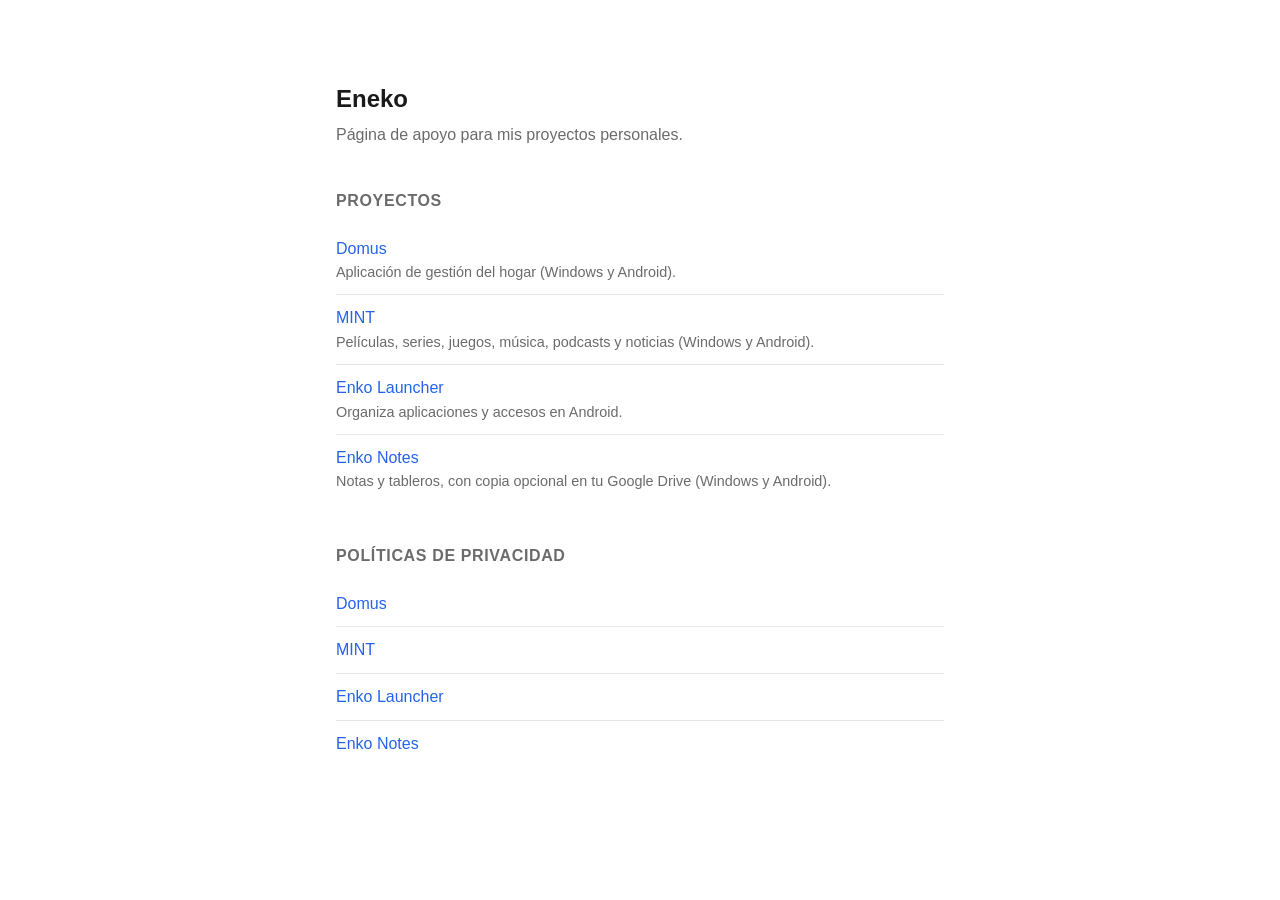
<file: index.html>
<!DOCTYPE html>
<html lang="es">
<head>
<meta charset="UTF-8">
<meta name="viewport" content="width=device-width, initial-scale=1.0">
<title>Eneko</title>
<style>
  :root {
    color-scheme: light dark;
    --bg: #ffffff;
    --fg: #1a1a1a;
    --muted: #6b6b6b;
    --accent: #2563eb;
    --border: #e5e5e5;
  }
  @media (prefers-color-scheme: dark) {
    :root {
      --bg: #14161a;
      --fg: #f0f0f0;
      --muted: #9a9a9a;
      --accent: #6ea8fe;
      --border: #2a2d33;
    }
  }
  * { box-sizing: border-box; }
  body {
    margin: 0;
    background: var(--bg);
    color: var(--fg);
    font-family: -apple-system, BlinkMacSystemFont, "Segoe UI", Roboto, Helvetica, Arial, sans-serif;
    line-height: 1.6;
  }
  main {
    max-width: 640px;
    margin: 0 auto;
    padding: 64px 16px;
  }
  h1 {
    font-size: 1.5rem;
    margin-bottom: 4px;
  }
  p.tagline {
    color: var(--muted);
    margin-top: 0;
  }
  section {
    margin-top: 40px;
  }
  h2 {
    font-size: 1rem;
    text-transform: uppercase;
    letter-spacing: 0.04em;
    color: var(--muted);
    margin-bottom: 12px;
  }
  ul {
    list-style: none;
    padding: 0;
    margin: 0;
  }
  li {
    padding: 10px 0;
    border-bottom: 1px solid var(--border);
  }
  li:last-child { border-bottom: none; }
  a {
    color: var(--accent);
    text-decoration: none;
  }
  a:hover { text-decoration: underline; }
  .desc {
    color: var(--muted);
    font-size: 0.9rem;
  }
</style>
</head>
<body>
<main>
  <h1>Eneko</h1>
  <p class="tagline">Página de apoyo para mis proyectos personales.</p>

  <section>
    <h2>Proyectos</h2>
    <ul>
      <li>
        <a href="https://github.com/enekovf/Domus">Domus</a>
        <div class="desc">Aplicación de gestión del hogar (Windows y Android).</div>
      </li>
      <li>
        <a href="mint/index.html">MINT</a>
        <div class="desc">Películas, series, juegos, música, podcasts y noticias (Windows y Android).</div>
      </li>
      <li>
        <a href="EnkoLauncher/index.html">Enko Launcher</a>
        <div class="desc">Organiza aplicaciones y accesos en Android.</div>
      </li>
      <li>
        <a href="EnkoNotes/index.html">Enko Notes</a>
        <div class="desc">Notas y tableros, con copia opcional en tu Google Drive (Windows y Android).</div>
      </li>
    </ul>
  </section>

  <section>
    <h2>Políticas de privacidad</h2>
    <ul>
      <li>
        <a href="privacidad.html">Domus</a>
      </li>
      <li>
        <a href="mint/privacidad.html">MINT</a>
      </li>
      <li>
        <a href="EnkoLauncher/privacidad.html">Enko Launcher</a>
      </li>
      <li>
        <a href="EnkoNotes/privacidad.html">Enko Notes</a>
      </li>
    </ul>
  </section>

</main>
</body>
</html>
</file>
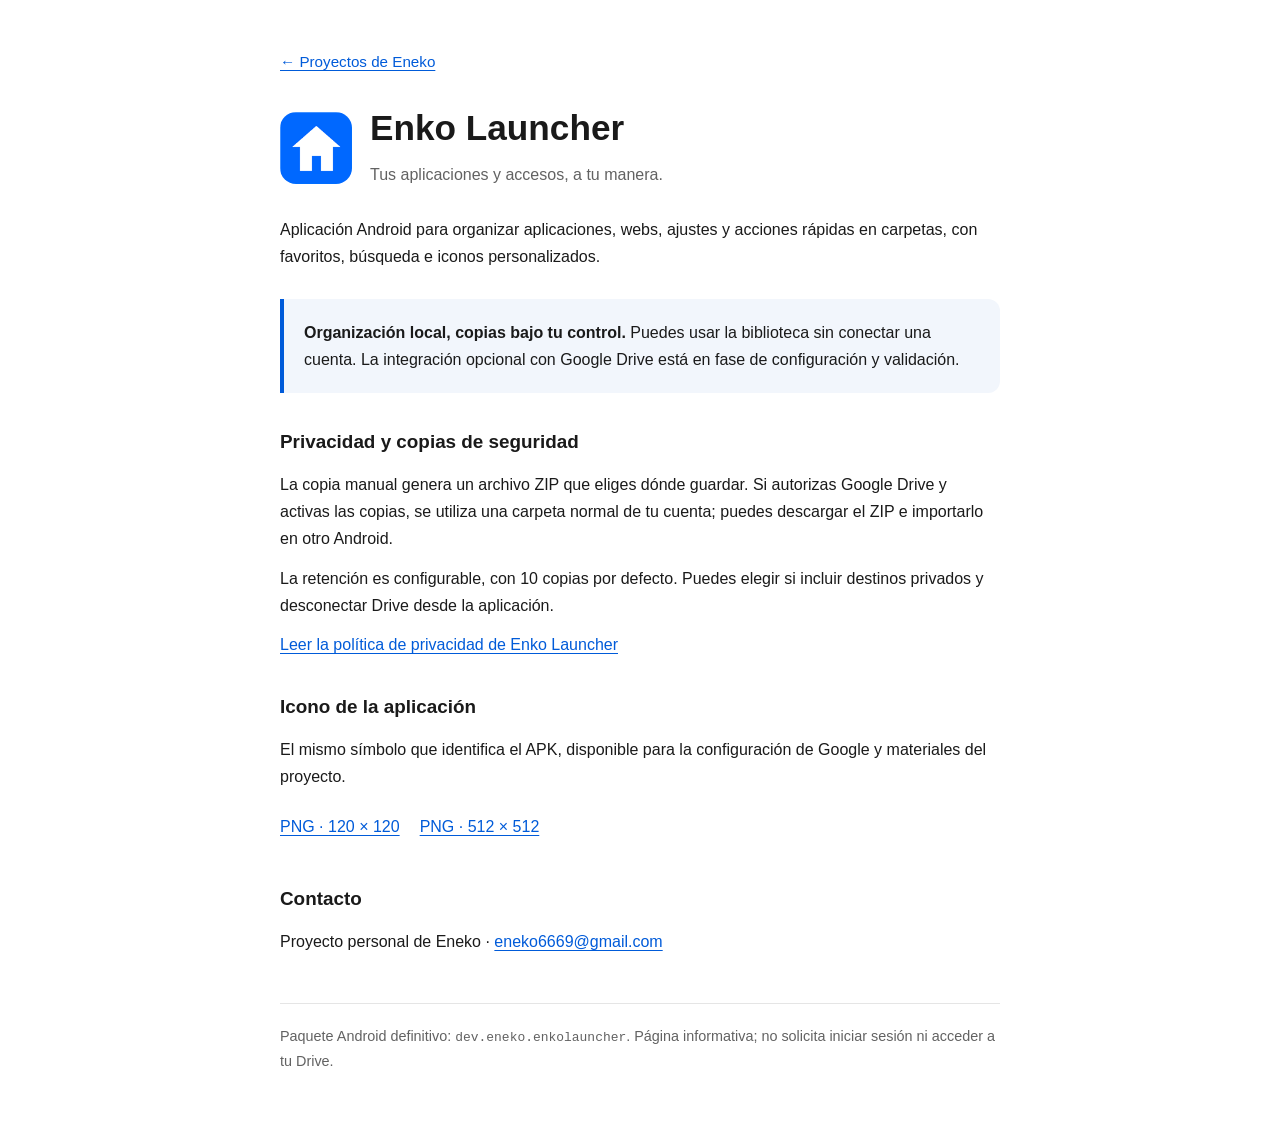
<file: EnkoLauncher/index.html>
<!doctype html>
<html lang="es">
<head>
<meta charset="utf-8"><meta name="viewport" content="width=device-width, initial-scale=1">
<title>Enko Launcher — Organiza tus accesos en Android</title>
<meta name="description" content="Enko Launcher organiza aplicaciones, webs, ajustes y acciones rápidas en Android. Información del proyecto, icono y política de privacidad.">
<link rel="canonical" href="https://enekovf.github.io/EnkoLauncher/">
<link rel="icon" type="image/png" href="icono-120.png"><link rel="stylesheet" href="styles.css">
</head>
<body><main>
<a class="back" href="../index.html">← Proyectos de Eneko</a>
<header class="brand"><img src="icono-120.png" alt="" width="72" height="72"><div><h1>Enko Launcher</h1><p>Tus aplicaciones y accesos, a tu manera.</p></div></header>
<p>Aplicación Android para organizar aplicaciones, webs, ajustes y acciones rápidas en carpetas, con favoritos, búsqueda e iconos personalizados.</p>
<div class="summary"><p><strong>Organización local, copias bajo tu control.</strong> Puedes usar la biblioteca sin conectar una cuenta. La integración opcional con Google Drive está en fase de configuración y validación.</p></div>
<section><h2>Privacidad y copias de seguridad</h2>
<p>La copia manual genera un archivo ZIP que eliges dónde guardar. Si autorizas Google Drive y activas las copias, se utiliza una carpeta normal de tu cuenta; puedes descargar el ZIP e importarlo en otro Android.</p>
<p>La retención es configurable, con 10 copias por defecto. Puedes elegir si incluir destinos privados y desconectar Drive desde la aplicación.</p>
<p><a href="privacidad.html">Leer la política de privacidad de Enko Launcher</a></p></section>
<section><h2>Icono de la aplicación</h2><p>El mismo símbolo que identifica el APK, disponible para la configuración de Google y materiales del proyecto.</p>
<a class="download" href="icono-120.png" download>PNG · 120 × 120</a><a class="download" href="icono-512.png" download>PNG · 512 × 512</a></section>
<section><h2>Contacto</h2><address>Proyecto personal de Eneko · <a href="mailto:eneko6669@gmail.com">eneko6669@gmail.com</a></address></section>
<footer>Paquete Android definitivo: <code>dev.eneko.enkolauncher</code>. Página informativa; no solicita iniciar sesión ni acceder a tu Drive.</footer>
</main></body></html>
</file>
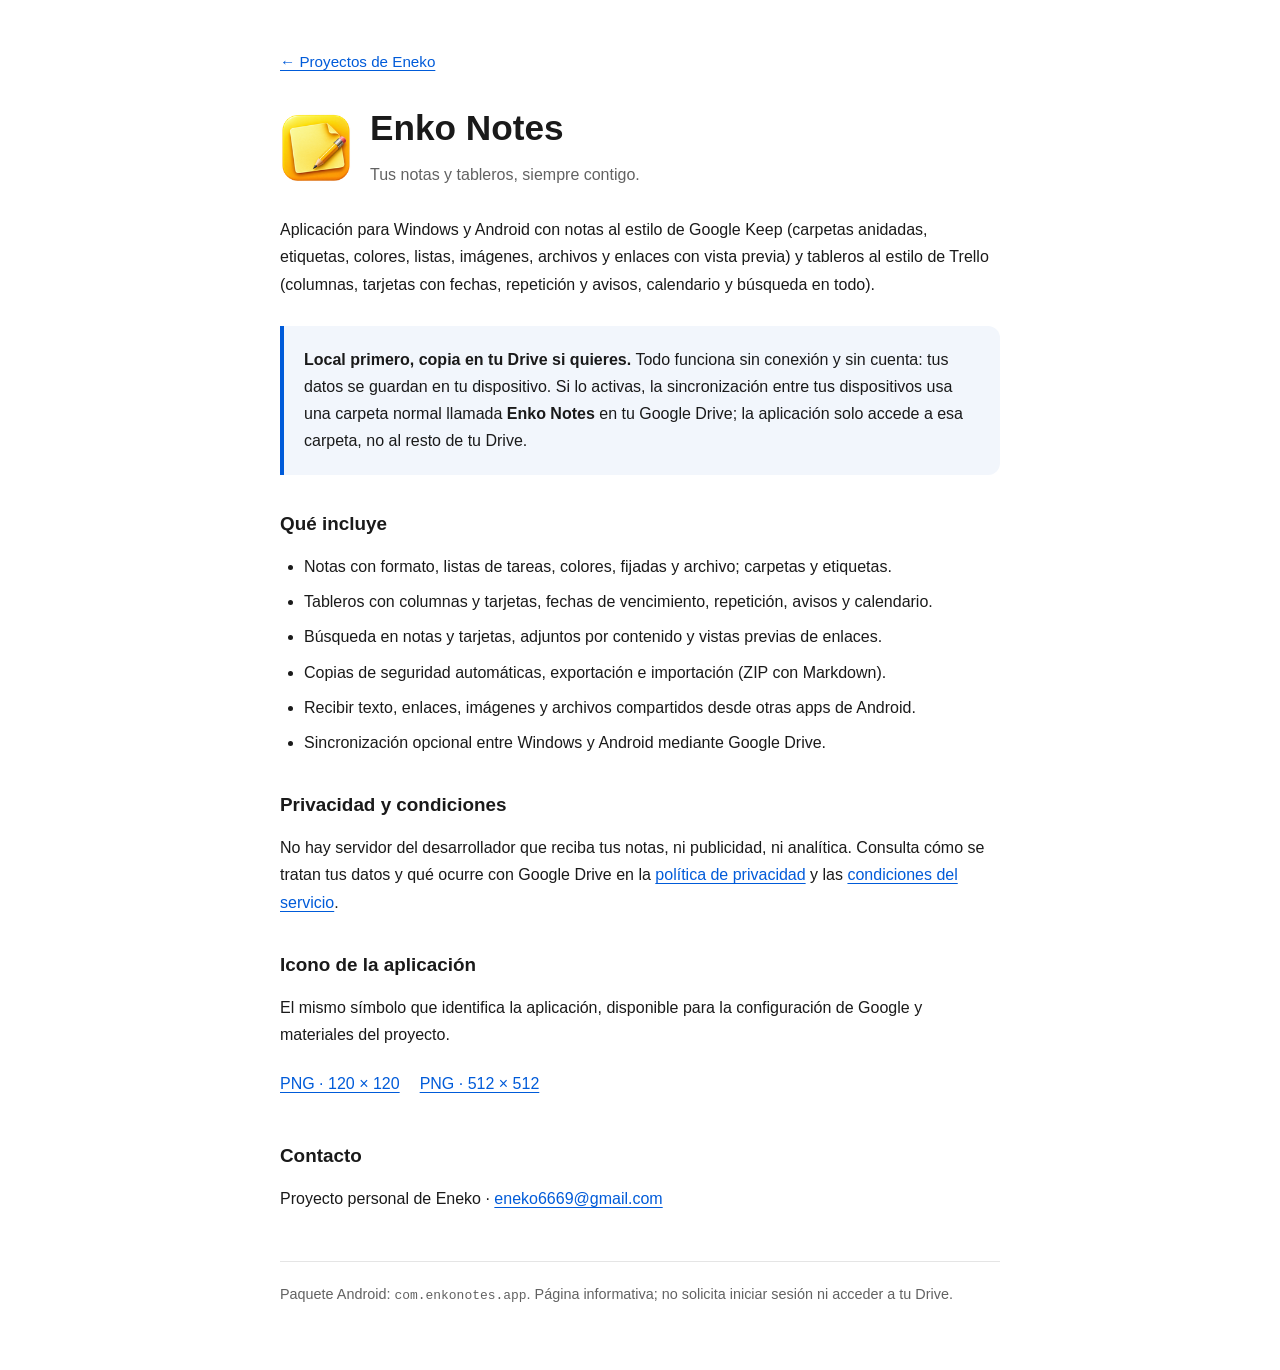
<file: EnkoNotes/index.html>
<!doctype html>
<html lang="es">
<head>
<meta charset="utf-8"><meta name="viewport" content="width=device-width, initial-scale=1">
<title>Enko Notes — Notas y tableros en Windows y Android</title>
<meta name="description" content="Enko Notes es una aplicación de notas y tableros para Windows y Android, con sincronización opcional en una carpeta de tu Google Drive. Información del proyecto, condiciones y política de privacidad.">
<link rel="canonical" href="https://enekovf.github.io/EnkoNotes/">
<link rel="icon" type="image/png" href="icono-120.png"><link rel="stylesheet" href="styles.css">
</head>
<body><main>
<a class="back" href="../index.html">← Proyectos de Eneko</a>
<header class="brand"><img src="icono-120.png" alt="" width="72" height="72"><div><h1>Enko Notes</h1><p>Tus notas y tableros, siempre contigo.</p></div></header>
<p>Aplicación para Windows y Android con notas al estilo de Google Keep (carpetas anidadas, etiquetas, colores, listas, imágenes, archivos y enlaces con vista previa) y tableros al estilo de Trello (columnas, tarjetas con fechas, repetición y avisos, calendario y búsqueda en todo).</p>
<div class="summary"><p><strong>Local primero, copia en tu Drive si quieres.</strong> Todo funciona sin conexión y sin cuenta: tus datos se guardan en tu dispositivo. Si lo activas, la sincronización entre tus dispositivos usa una carpeta normal llamada <strong>Enko Notes</strong> en tu Google Drive; la aplicación solo accede a esa carpeta, no al resto de tu Drive.</p></div>
<section><h2>Qué incluye</h2>
<ul>
<li>Notas con formato, listas de tareas, colores, fijadas y archivo; carpetas y etiquetas.</li>
<li>Tableros con columnas y tarjetas, fechas de vencimiento, repetición, avisos y calendario.</li>
<li>Búsqueda en notas y tarjetas, adjuntos por contenido y vistas previas de enlaces.</li>
<li>Copias de seguridad automáticas, exportación e importación (ZIP con Markdown).</li>
<li>Recibir texto, enlaces, imágenes y archivos compartidos desde otras apps de Android.</li>
<li>Sincronización opcional entre Windows y Android mediante Google Drive.</li>
</ul></section>
<section><h2>Privacidad y condiciones</h2>
<p>No hay servidor del desarrollador que reciba tus notas, ni publicidad, ni analítica. Consulta cómo se tratan tus datos y qué ocurre con Google Drive en la <a href="privacidad.html">política de privacidad</a> y las <a href="condiciones.html">condiciones del servicio</a>.</p></section>
<section><h2>Icono de la aplicación</h2><p>El mismo símbolo que identifica la aplicación, disponible para la configuración de Google y materiales del proyecto.</p>
<a class="download" href="icono-120.png" download>PNG · 120 × 120</a><a class="download" href="icono-512.png" download>PNG · 512 × 512</a></section>
<section><h2>Contacto</h2><address>Proyecto personal de Eneko · <a href="mailto:eneko6669@gmail.com">eneko6669@gmail.com</a></address></section>
<footer>Paquete Android: <code>com.enkonotes.app</code>. Página informativa; no solicita iniciar sesión ni acceder a tu Drive.</footer>
</main></body></html>
</file>
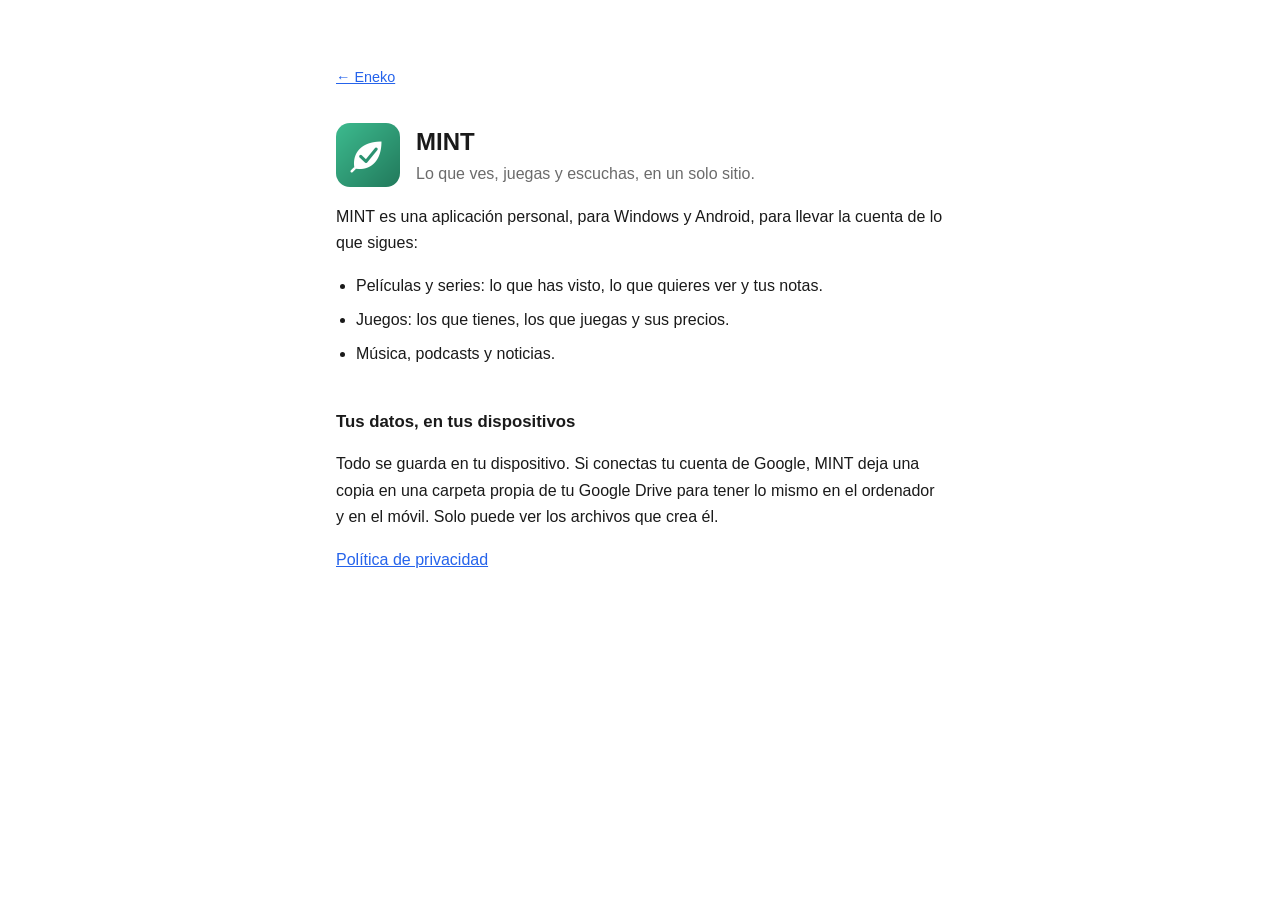
<file: mint/index.html>
<!DOCTYPE html>
<html lang="es">
<head>
<meta charset="UTF-8">
<meta name="viewport" content="width=device-width, initial-scale=1.0">
<title>MINT</title>
<link rel="icon" href="icono.png">
<style>
  :root {
    color-scheme: light dark;
    --bg: #ffffff;
    --fg: #1a1a1a;
    --muted: #6b6b6b;
    --accent: #2563eb;
    --border: #e5e5e5;
  }
  @media (prefers-color-scheme: dark) {
    :root {
      --bg: #14161a;
      --fg: #f0f0f0;
      --muted: #9a9a9a;
      --accent: #6ea8fe;
      --border: #2a2d33;
    }
  }
  * { box-sizing: border-box; }
  body {
    margin: 0;
    background: var(--bg);
    color: var(--fg);
    font-family: -apple-system, BlinkMacSystemFont, "Segoe UI", Roboto, Helvetica, Arial, sans-serif;
    line-height: 1.65;
  }
  main {
    max-width: 640px;
    margin: 0 auto;
    padding: 64px 16px;
  }
  a {
    color: var(--accent);
  }
  .cabecera {
    display: flex;
    align-items: center;
    gap: 16px;
  }
  .cabecera img {
    width: 64px;
    height: 64px;
    border-radius: 14px;
  }
  h1 {
    font-size: 1.5rem;
    margin: 0;
  }
  p.tagline {
    color: var(--muted);
    margin: 0;
  }
  h2 {
    font-size: 1.05rem;
    margin-top: 40px;
  }
  ul {
    padding-left: 20px;
  }
  li {
    margin-bottom: 8px;
  }
  .back {
    display: inline-block;
    margin-bottom: 32px;
    font-size: 0.9rem;
  }
</style>
</head>
<body>
<main>
  <a class="back" href="../index.html">&larr; Eneko</a>

  <div class="cabecera">
    <img src="icono.png" alt="">
    <div>
      <h1>MINT</h1>
      <p class="tagline">Lo que ves, juegas y escuchas, en un solo sitio.</p>
    </div>
  </div>

  <p>
    MINT es una aplicación personal, para Windows y Android, para llevar la cuenta de lo que sigues:
  </p>
  <ul>
    <li>Películas y series: lo que has visto, lo que quieres ver y tus notas.</li>
    <li>Juegos: los que tienes, los que juegas y sus precios.</li>
    <li>Música, podcasts y noticias.</li>
  </ul>

  <h2>Tus datos, en tus dispositivos</h2>
  <p>
    Todo se guarda en tu dispositivo. Si conectas tu cuenta de Google, MINT deja una copia en una
    carpeta propia de tu Google Drive para tener lo mismo en el ordenador y en el móvil. Solo puede
    ver los archivos que crea él.
  </p>

  <p><a href="privacidad.html">Política de privacidad</a></p>
</main>
</body>
</html>
</file>
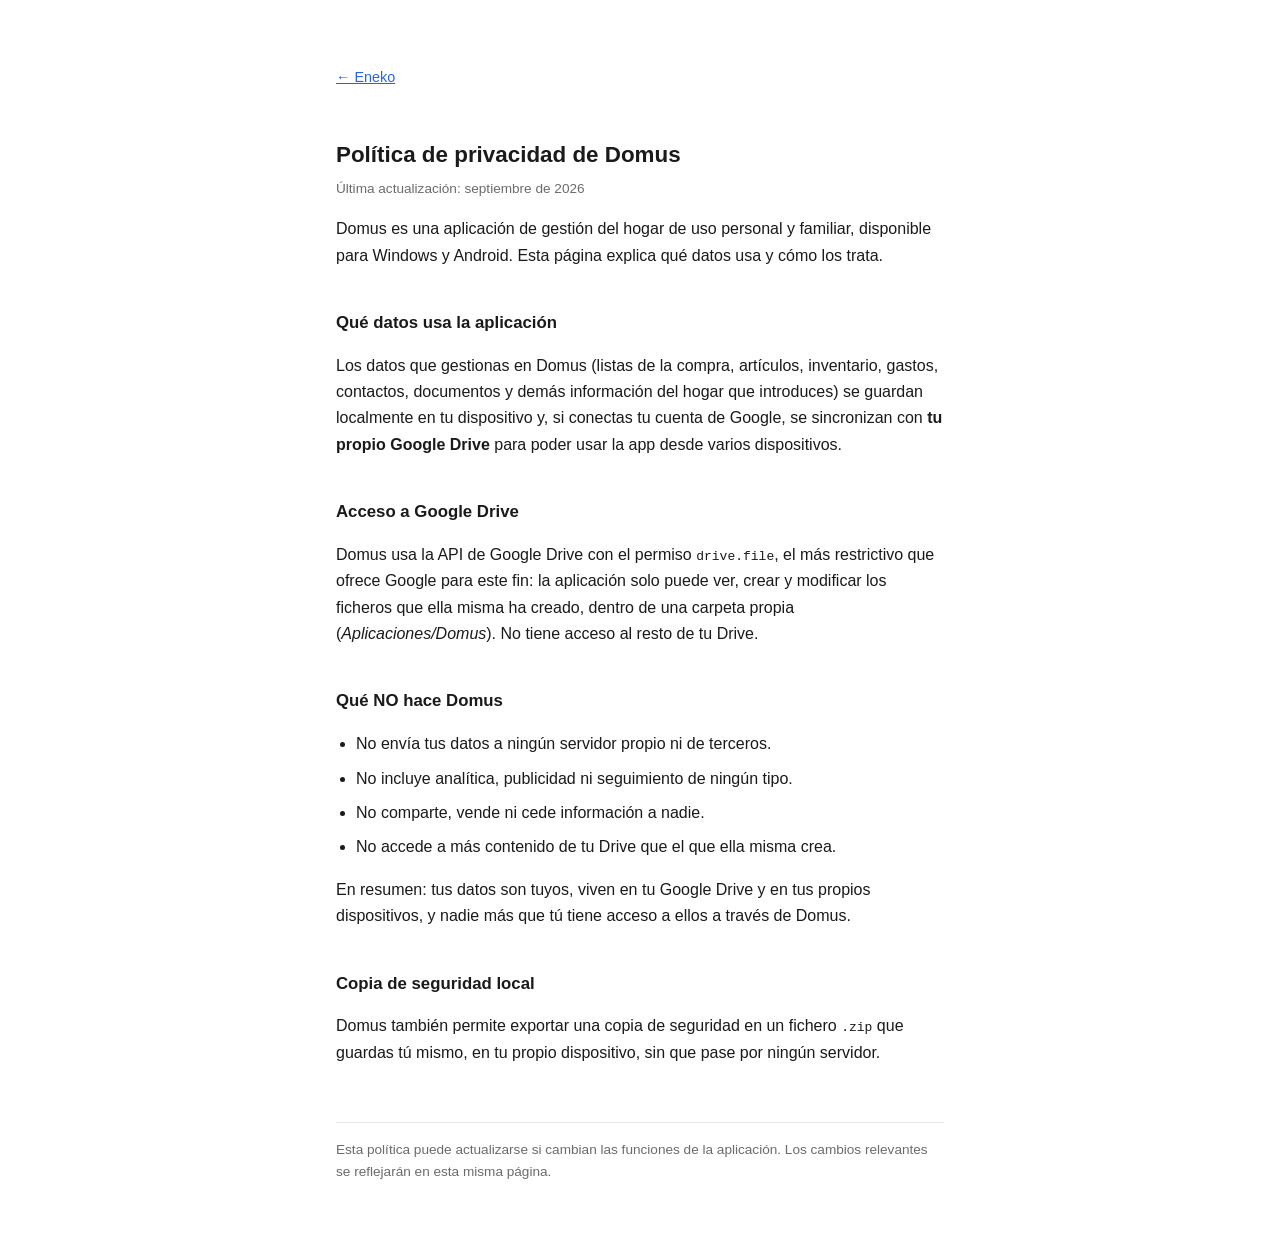
<file: privacidad.html>
<!DOCTYPE html>
<html lang="es">
<head>
<meta charset="UTF-8">
<meta name="viewport" content="width=device-width, initial-scale=1.0">
<title>Política de privacidad — Domus</title>
<style>
  :root {
    color-scheme: light dark;
    --bg: #ffffff;
    --fg: #1a1a1a;
    --muted: #6b6b6b;
    --accent: #2563eb;
    --border: #e5e5e5;
  }
  @media (prefers-color-scheme: dark) {
    :root {
      --bg: #14161a;
      --fg: #f0f0f0;
      --muted: #9a9a9a;
      --accent: #6ea8fe;
      --border: #2a2d33;
    }
  }
  * { box-sizing: border-box; }
  body {
    margin: 0;
    background: var(--bg);
    color: var(--fg);
    font-family: -apple-system, BlinkMacSystemFont, "Segoe UI", Roboto, Helvetica, Arial, sans-serif;
    line-height: 1.65;
  }
  main {
    max-width: 640px;
    margin: 0 auto;
    padding: 64px 16px;
  }
  a {
    color: var(--accent);
  }
  h1 {
    font-size: 1.4rem;
    margin-bottom: 4px;
  }
  p.updated {
    color: var(--muted);
    font-size: 0.85rem;
    margin-top: 0;
  }
  h2 {
    font-size: 1.05rem;
    margin-top: 40px;
  }
  ul {
    padding-left: 20px;
  }
  li {
    margin-bottom: 8px;
  }
  footer {
    margin-top: 56px;
    padding-top: 16px;
    border-top: 1px solid var(--border);
    color: var(--muted);
    font-size: 0.85rem;
  }
  .back {
    display: inline-block;
    margin-bottom: 32px;
    font-size: 0.9rem;
  }
</style>
</head>
<body>
<main>
  <a class="back" href="index.html">&larr; Eneko</a>

  <h1>Política de privacidad de Domus</h1>
  <p class="updated">Última actualización: septiembre de 2026</p>

  <p>
    Domus es una aplicación de gestión del hogar de uso personal y familiar, disponible
    para Windows y Android. Esta página explica qué datos usa y cómo los trata.
  </p>

  <h2>Qué datos usa la aplicación</h2>
  <p>
    Los datos que gestionas en Domus (listas de la compra, artículos, inventario, gastos,
    contactos, documentos y demás información del hogar que introduces) se guardan
    localmente en tu dispositivo y, si conectas tu cuenta de Google, se sincronizan con
    <strong>tu propio Google Drive</strong> para poder usar la app desde varios
    dispositivos.
  </p>

  <h2>Acceso a Google Drive</h2>
  <p>
    Domus usa la API de Google Drive con el permiso <code>drive.file</code>, el más
    restrictivo que ofrece Google para este fin: la aplicación solo puede ver, crear y
    modificar los ficheros que ella misma ha creado, dentro de una carpeta propia
    (<em>Aplicaciones/Domus</em>). No tiene acceso al resto de tu Drive.
  </p>

  <h2>Qué NO hace Domus</h2>
  <ul>
    <li>No envía tus datos a ningún servidor propio ni de terceros.</li>
    <li>No incluye analítica, publicidad ni seguimiento de ningún tipo.</li>
    <li>No comparte, vende ni cede información a nadie.</li>
    <li>No accede a más contenido de tu Drive que el que ella misma crea.</li>
  </ul>
  <p>
    En resumen: tus datos son tuyos, viven en tu Google Drive y en tus propios
    dispositivos, y nadie más que tú tiene acceso a ellos a través de Domus.
  </p>

  <h2>Copia de seguridad local</h2>
  <p>
    Domus también permite exportar una copia de seguridad en un fichero <code>.zip</code>
    que guardas tú mismo, en tu propio dispositivo, sin que pase por ningún servidor.
  </p>

  <footer>
    Esta política puede actualizarse si cambian las funciones de la aplicación.
    Los cambios relevantes se reflejarán en esta misma página.
  </footer>
</main>
</body>
</html>
</file>
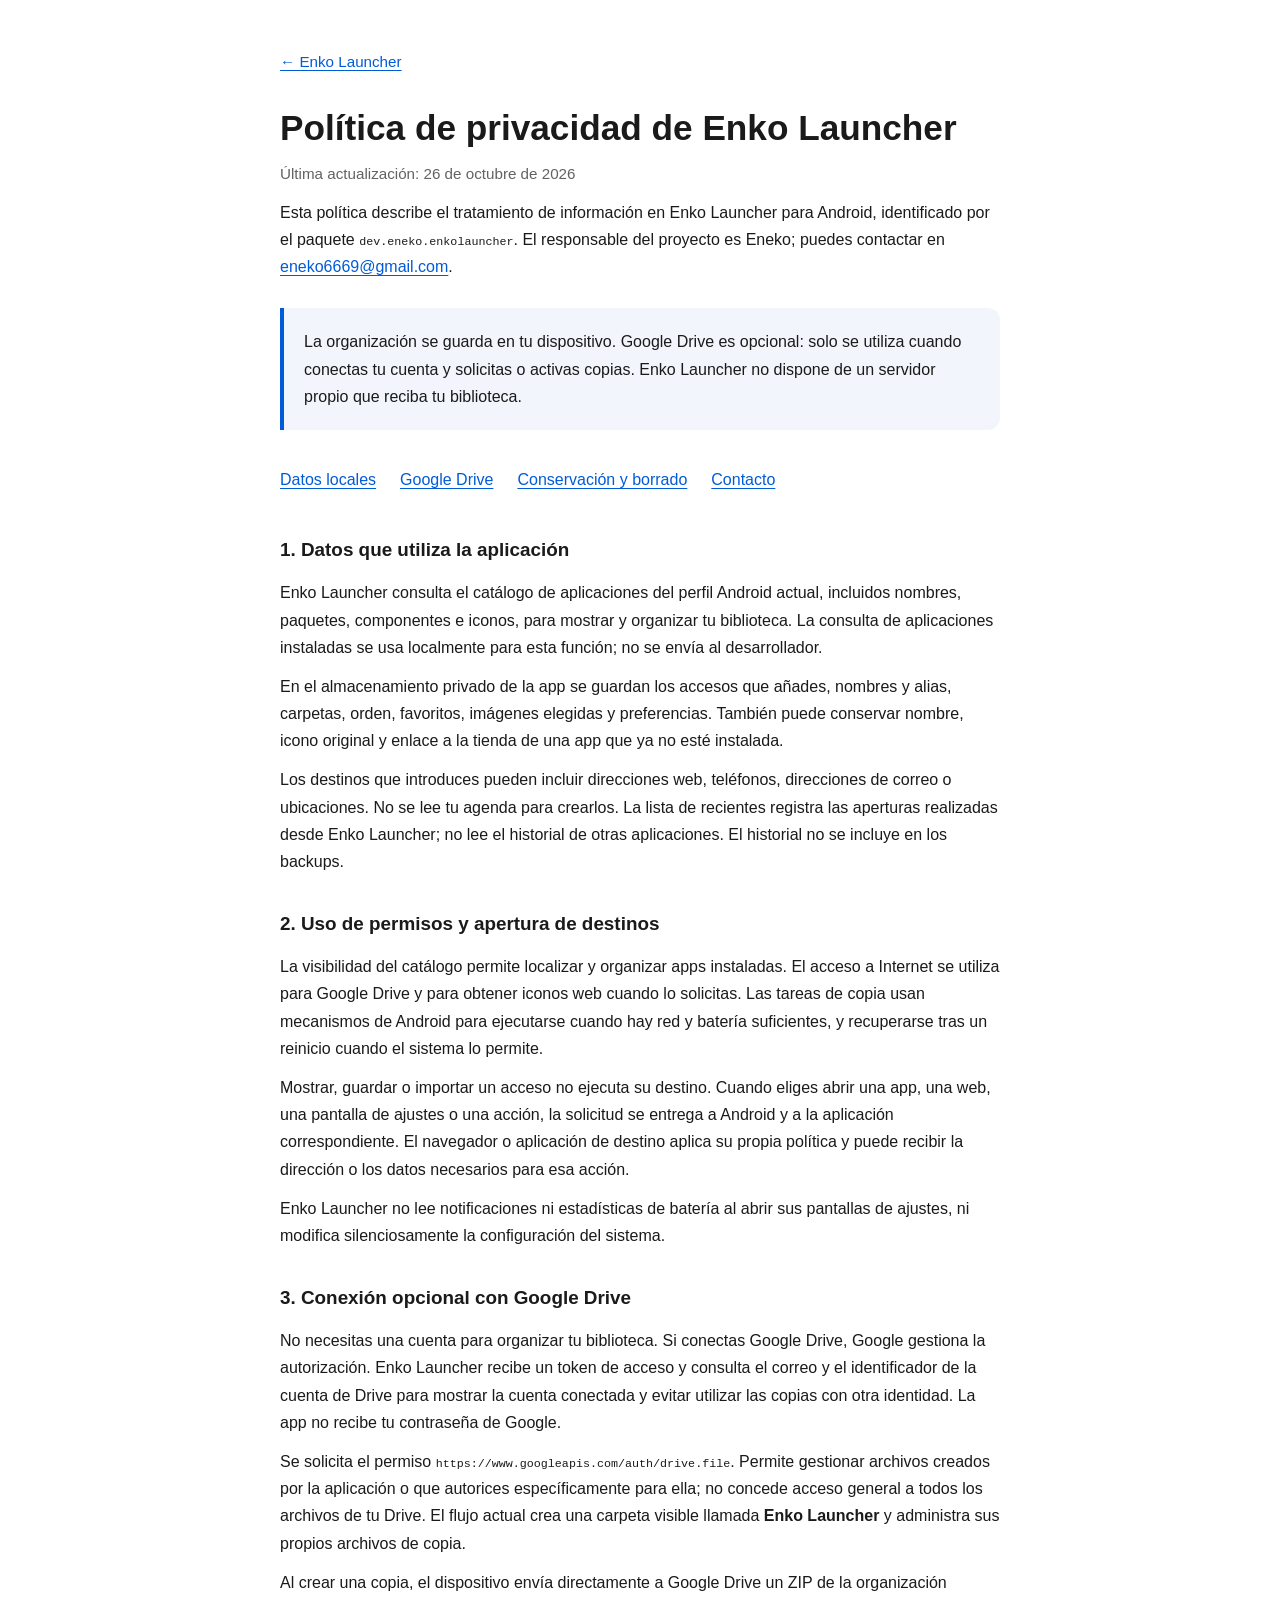
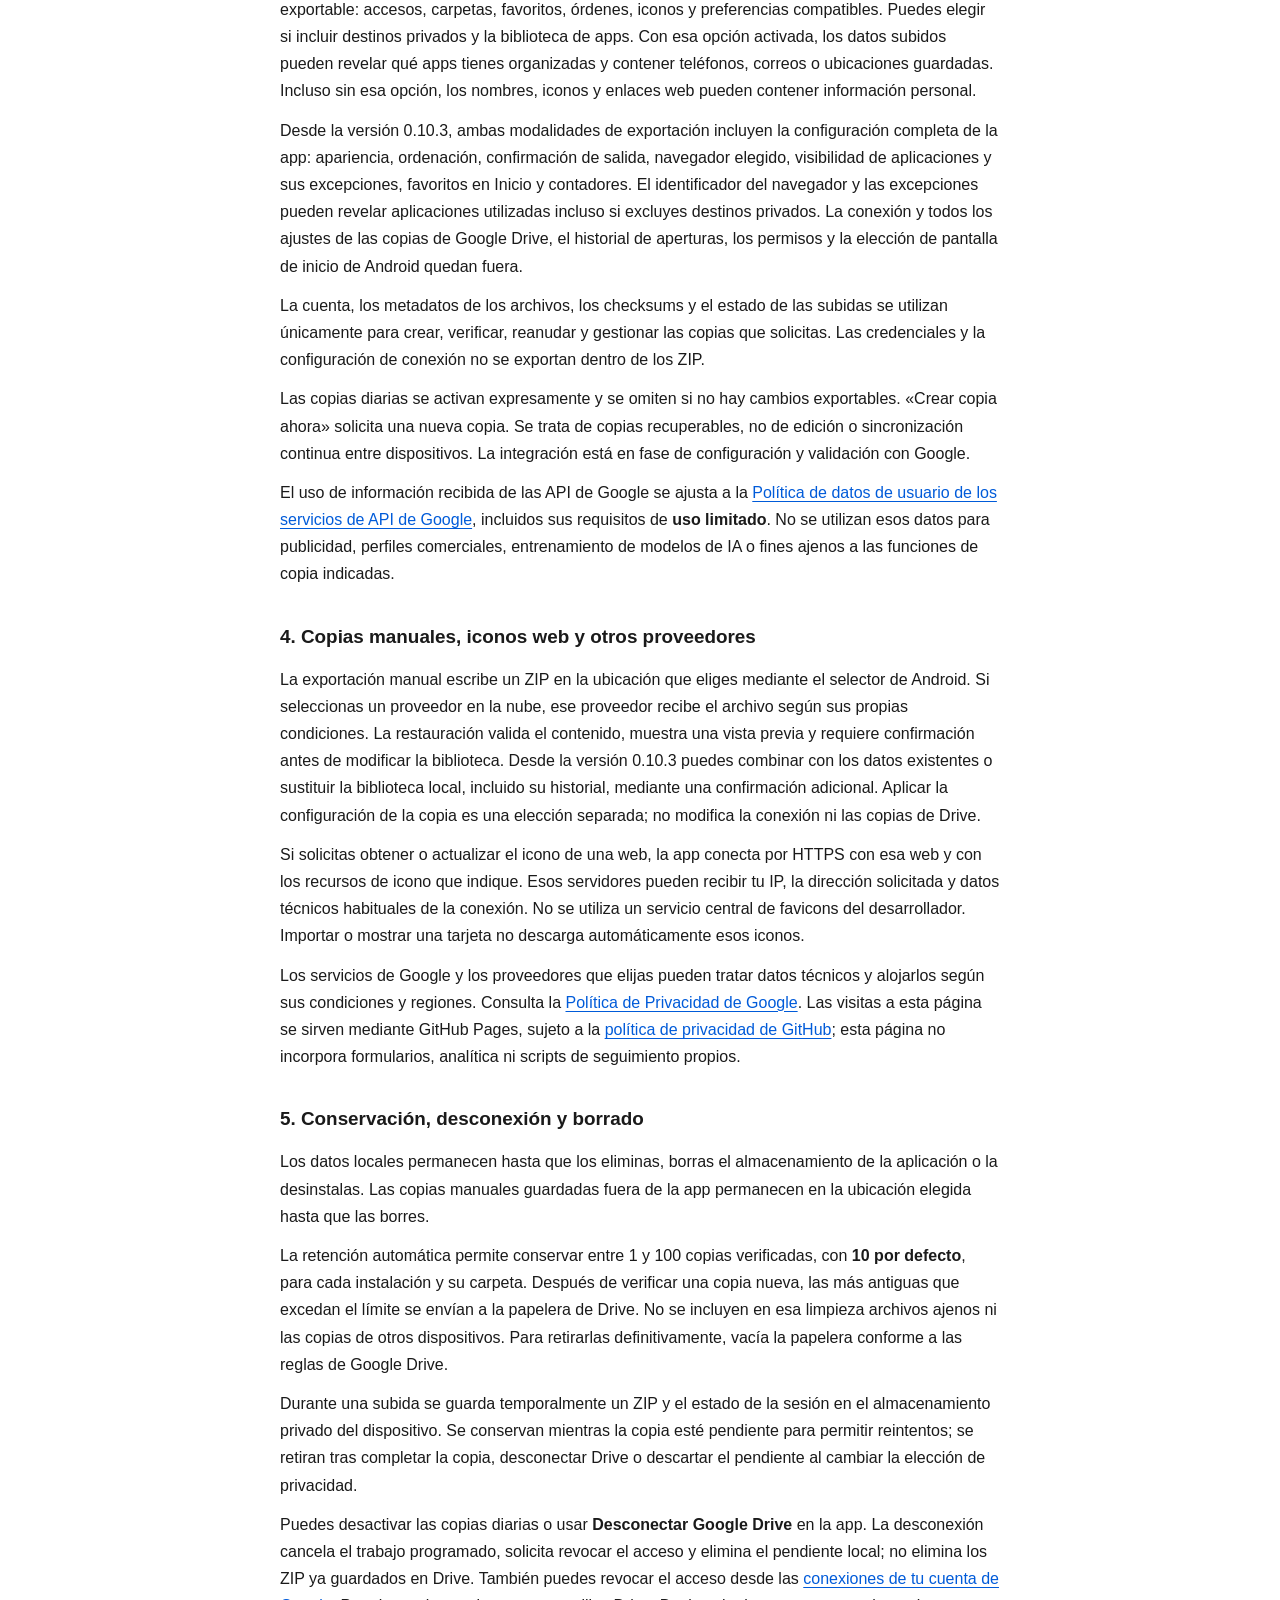
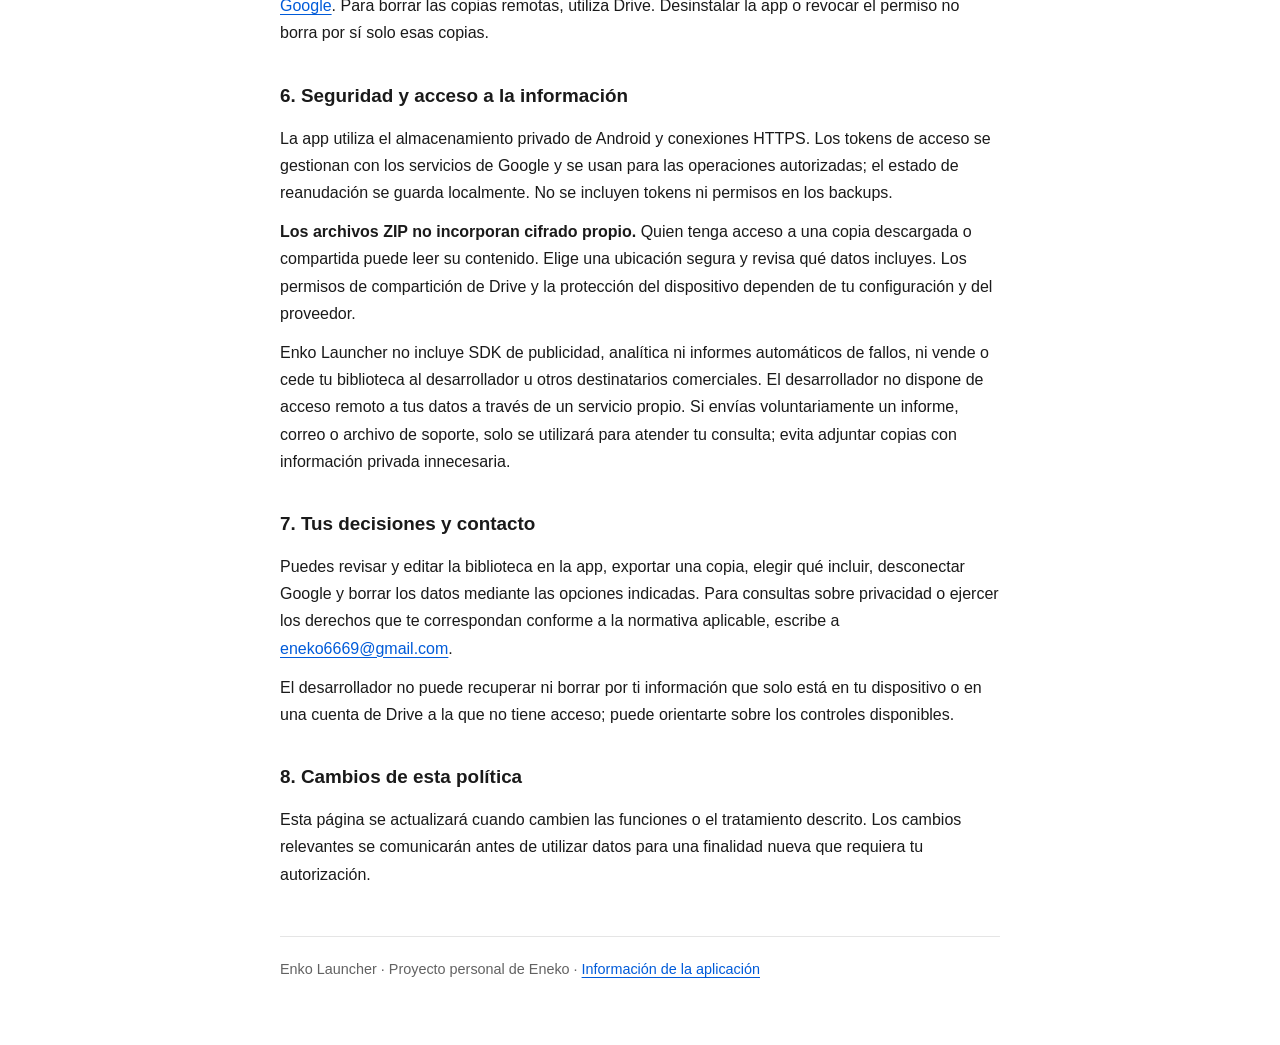
<file: EnkoLauncher/privacidad.html>
<!doctype html>
<html lang="es">
<head>
<meta charset="utf-8"><meta name="viewport" content="width=device-width, initial-scale=1">
<title>Política de privacidad — Enko Launcher</title>
<meta name="description" content="Cómo Enko Launcher usa y almacena tus datos, gestiona las copias opcionales de Google Drive y permite desconectar o borrar información.">
<link rel="canonical" href="https://enekovf.github.io/EnkoLauncher/privacidad.html">
<link rel="icon" type="image/png" href="icono-120.png"><link rel="stylesheet" href="styles.css">
</head>
<body><main>
<a class="back" href="index.html">← Enko Launcher</a>
<header><h1>Política de privacidad de Enko Launcher</h1><p class="updated">Última actualización: <time datetime="2026-10-26">26 de octubre de 2026</time></p></header>
<p>Esta política describe el tratamiento de información en Enko Launcher para Android, identificado por el paquete <code>dev.eneko.enkolauncher</code>. El responsable del proyecto es Eneko; puedes contactar en <a href="mailto:eneko6669@gmail.com">eneko6669@gmail.com</a>.</p>
<div class="summary"><p>La organización se guarda en tu dispositivo. Google Drive es opcional: solo se utiliza cuando conectas tu cuenta y solicitas o activas copias. Enko Launcher no dispone de un servidor propio que reciba tu biblioteca.</p></div>
<nav aria-label="Contenido de la política"><ul><li><a href="#datos">Datos locales</a></li><li><a href="#drive">Google Drive</a></li><li><a href="#borrado">Conservación y borrado</a></li><li><a href="#contacto">Contacto</a></li></ul></nav>
<section id="datos"><h2>1. Datos que utiliza la aplicación</h2>
<p>Enko Launcher consulta el catálogo de aplicaciones del perfil Android actual, incluidos nombres, paquetes, componentes e iconos, para mostrar y organizar tu biblioteca. La consulta de aplicaciones instaladas se usa localmente para esta función; no se envía al desarrollador.</p>
<p>En el almacenamiento privado de la app se guardan los accesos que añades, nombres y alias, carpetas, orden, favoritos, imágenes elegidas y preferencias. También puede conservar nombre, icono original y enlace a la tienda de una app que ya no esté instalada.</p>
<p>Los destinos que introduces pueden incluir direcciones web, teléfonos, direcciones de correo o ubicaciones. No se lee tu agenda para crearlos. La lista de recientes registra las aperturas realizadas desde Enko Launcher; no lee el historial de otras aplicaciones. El historial no se incluye en los backups.</p></section>
<section><h2>2. Uso de permisos y apertura de destinos</h2>
<p>La visibilidad del catálogo permite localizar y organizar apps instaladas. El acceso a Internet se utiliza para Google Drive y para obtener iconos web cuando lo solicitas. Las tareas de copia usan mecanismos de Android para ejecutarse cuando hay red y batería suficientes, y recuperarse tras un reinicio cuando el sistema lo permite.</p>
<p>Mostrar, guardar o importar un acceso no ejecuta su destino. Cuando eliges abrir una app, una web, una pantalla de ajustes o una acción, la solicitud se entrega a Android y a la aplicación correspondiente. El navegador o aplicación de destino aplica su propia política y puede recibir la dirección o los datos necesarios para esa acción.</p>
<p>Enko Launcher no lee notificaciones ni estadísticas de batería al abrir sus pantallas de ajustes, ni modifica silenciosamente la configuración del sistema.</p></section>
<section id="drive"><h2>3. Conexión opcional con Google Drive</h2>
<p>No necesitas una cuenta para organizar tu biblioteca. Si conectas Google Drive, Google gestiona la autorización. Enko Launcher recibe un token de acceso y consulta el correo y el identificador de la cuenta de Drive para mostrar la cuenta conectada y evitar utilizar las copias con otra identidad. La app no recibe tu contraseña de Google.</p>
<p>Se solicita el permiso <code>https://www.googleapis.com/auth/drive.file</code>. Permite gestionar archivos creados por la aplicación o que autorices específicamente para ella; no concede acceso general a todos los archivos de tu Drive. El flujo actual crea una carpeta visible llamada <strong>Enko Launcher</strong> y administra sus propios archivos de copia.</p>
<p>Al crear una copia, el dispositivo envía directamente a Google Drive un ZIP de la organización exportable: accesos, carpetas, favoritos, órdenes, iconos y preferencias compatibles. Puedes elegir si incluir destinos privados y la biblioteca de apps. Con esa opción activada, los datos subidos pueden revelar qué apps tienes organizadas y contener teléfonos, correos o ubicaciones guardadas. Incluso sin esa opción, los nombres, iconos y enlaces web pueden contener información personal.</p>
<p>Desde la versión 0.10.3, ambas modalidades de exportación incluyen la configuración completa de la app: apariencia, ordenación, confirmación de salida, navegador elegido, visibilidad de aplicaciones y sus excepciones, favoritos en Inicio y contadores. El identificador del navegador y las excepciones pueden revelar aplicaciones utilizadas incluso si excluyes destinos privados. La conexión y todos los ajustes de las copias de Google Drive, el historial de aperturas, los permisos y la elección de pantalla de inicio de Android quedan fuera.</p>
<p>La cuenta, los metadatos de los archivos, los checksums y el estado de las subidas se utilizan únicamente para crear, verificar, reanudar y gestionar las copias que solicitas. Las credenciales y la configuración de conexión no se exportan dentro de los ZIP.</p>
<p>Las copias diarias se activan expresamente y se omiten si no hay cambios exportables. «Crear copia ahora» solicita una nueva copia. Se trata de copias recuperables, no de edición o sincronización continua entre dispositivos. La integración está en fase de configuración y validación con Google.</p>
<p>El uso de información recibida de las API de Google se ajusta a la <a href="https://developers.google.com/terms/api-services-user-data-policy">Política de datos de usuario de los servicios de API de Google</a>, incluidos sus requisitos de <strong>uso limitado</strong>. No se utilizan esos datos para publicidad, perfiles comerciales, entrenamiento de modelos de IA o fines ajenos a las funciones de copia indicadas.</p></section>
<section><h2>4. Copias manuales, iconos web y otros proveedores</h2>
<p>La exportación manual escribe un ZIP en la ubicación que eliges mediante el selector de Android. Si seleccionas un proveedor en la nube, ese proveedor recibe el archivo según sus propias condiciones. La restauración valida el contenido, muestra una vista previa y requiere confirmación antes de modificar la biblioteca. Desde la versión 0.10.3 puedes combinar con los datos existentes o sustituir la biblioteca local, incluido su historial, mediante una confirmación adicional. Aplicar la configuración de la copia es una elección separada; no modifica la conexión ni las copias de Drive.</p>
<p>Si solicitas obtener o actualizar el icono de una web, la app conecta por HTTPS con esa web y con los recursos de icono que indique. Esos servidores pueden recibir tu IP, la dirección solicitada y datos técnicos habituales de la conexión. No se utiliza un servicio central de favicons del desarrollador. Importar o mostrar una tarjeta no descarga automáticamente esos iconos.</p>
<p>Los servicios de Google y los proveedores que elijas pueden tratar datos técnicos y alojarlos según sus condiciones y regiones. Consulta la <a href="https://policies.google.com/privacy?hl=es">Política de Privacidad de Google</a>. Las visitas a esta página se sirven mediante GitHub Pages, sujeto a la <a href="https://docs.github.com/es/site-policy/privacy-policies/github-general-privacy-statement">política de privacidad de GitHub</a>; esta página no incorpora formularios, analítica ni scripts de seguimiento propios.</p></section>
<section id="borrado"><h2>5. Conservación, desconexión y borrado</h2>
<p>Los datos locales permanecen hasta que los eliminas, borras el almacenamiento de la aplicación o la desinstalas. Las copias manuales guardadas fuera de la app permanecen en la ubicación elegida hasta que las borres.</p>
<p>La retención automática permite conservar entre 1 y 100 copias verificadas, con <strong>10 por defecto</strong>, para cada instalación y su carpeta. Después de verificar una copia nueva, las más antiguas que excedan el límite se envían a la papelera de Drive. No se incluyen en esa limpieza archivos ajenos ni las copias de otros dispositivos. Para retirarlas definitivamente, vacía la papelera conforme a las reglas de Google Drive.</p>
<p>Durante una subida se guarda temporalmente un ZIP y el estado de la sesión en el almacenamiento privado del dispositivo. Se conservan mientras la copia esté pendiente para permitir reintentos; se retiran tras completar la copia, desconectar Drive o descartar el pendiente al cambiar la elección de privacidad.</p>
<p>Puedes desactivar las copias diarias o usar <strong>Desconectar Google Drive</strong> en la app. La desconexión cancela el trabajo programado, solicita revocar el acceso y elimina el pendiente local; no elimina los ZIP ya guardados en Drive. También puedes revocar el acceso desde las <a href="https://myaccount.google.com/connections">conexiones de tu cuenta de Google</a>. Para borrar las copias remotas, utiliza Drive. Desinstalar la app o revocar el permiso no borra por sí solo esas copias.</p></section>
<section><h2>6. Seguridad y acceso a la información</h2>
<p>La app utiliza el almacenamiento privado de Android y conexiones HTTPS. Los tokens de acceso se gestionan con los servicios de Google y se usan para las operaciones autorizadas; el estado de reanudación se guarda localmente. No se incluyen tokens ni permisos en los backups.</p>
<p><strong>Los archivos ZIP no incorporan cifrado propio.</strong> Quien tenga acceso a una copia descargada o compartida puede leer su contenido. Elige una ubicación segura y revisa qué datos incluyes. Los permisos de compartición de Drive y la protección del dispositivo dependen de tu configuración y del proveedor.</p>
<p>Enko Launcher no incluye SDK de publicidad, analítica ni informes automáticos de fallos, ni vende o cede tu biblioteca al desarrollador u otros destinatarios comerciales. El desarrollador no dispone de acceso remoto a tus datos a través de un servicio propio. Si envías voluntariamente un informe, correo o archivo de soporte, solo se utilizará para atender tu consulta; evita adjuntar copias con información privada innecesaria.</p></section>
<section id="contacto"><h2>7. Tus decisiones y contacto</h2>
<p>Puedes revisar y editar la biblioteca en la app, exportar una copia, elegir qué incluir, desconectar Google y borrar los datos mediante las opciones indicadas. Para consultas sobre privacidad o ejercer los derechos que te correspondan conforme a la normativa aplicable, escribe a <a href="mailto:eneko6669@gmail.com">eneko6669@gmail.com</a>.</p>
<p>El desarrollador no puede recuperar ni borrar por ti información que solo está en tu dispositivo o en una cuenta de Drive a la que no tiene acceso; puede orientarte sobre los controles disponibles.</p></section>
<section><h2>8. Cambios de esta política</h2><p>Esta página se actualizará cuando cambien las funciones o el tratamiento descrito. Los cambios relevantes se comunicarán antes de utilizar datos para una finalidad nueva que requiera tu autorización.</p></section>
<footer>Enko Launcher · Proyecto personal de Eneko · <a href="index.html">Información de la aplicación</a></footer>
</main></body></html>
</file>
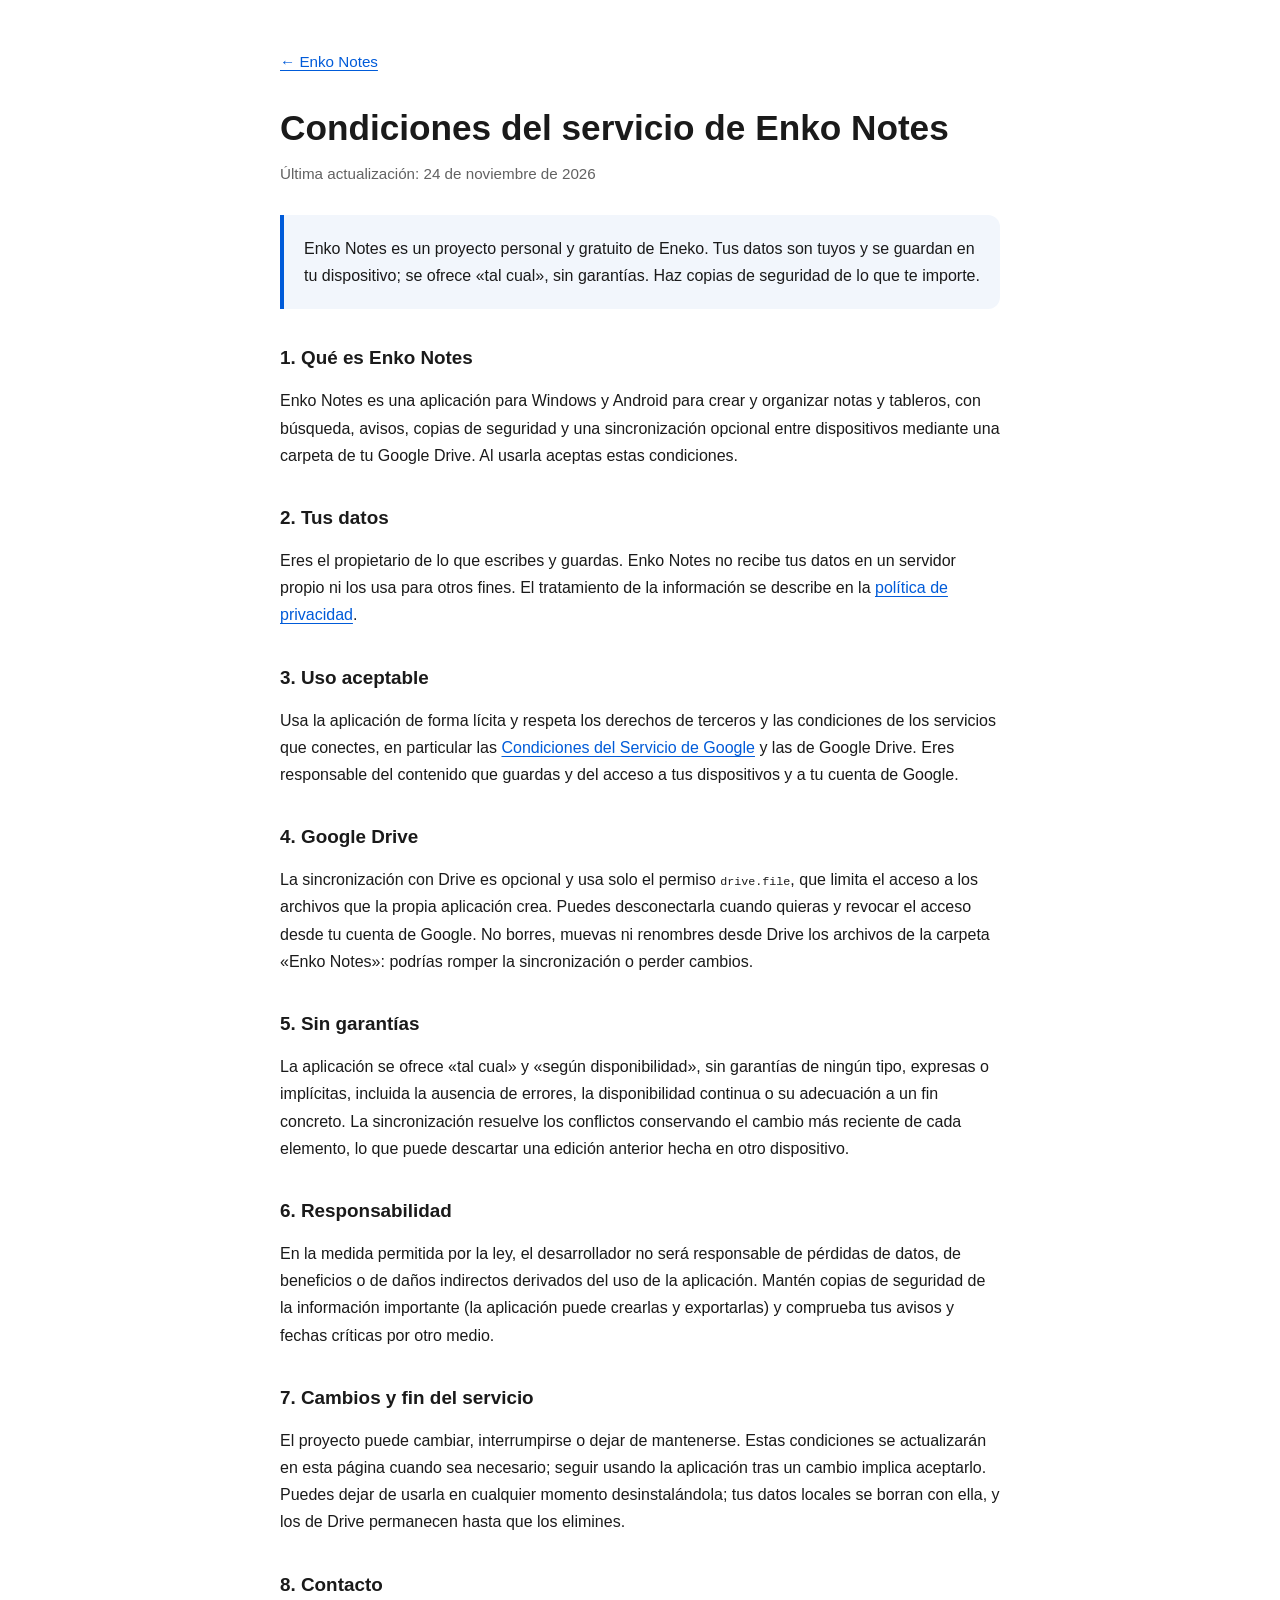
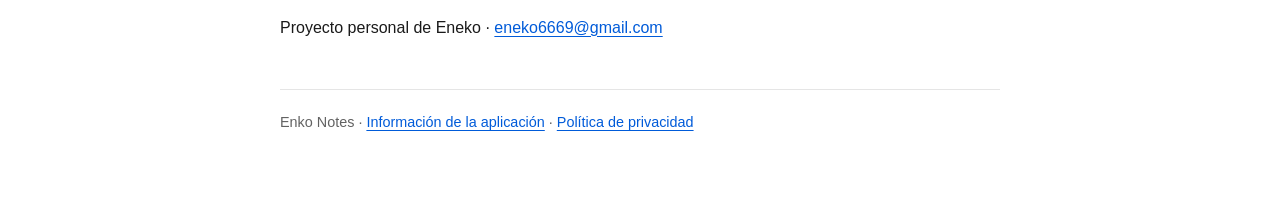
<file: EnkoNotes/condiciones.html>
<!doctype html>
<html lang="es">
<head>
<meta charset="utf-8"><meta name="viewport" content="width=device-width, initial-scale=1">
<title>Condiciones del servicio — Enko Notes</title>
<meta name="description" content="Condiciones de uso de Enko Notes, una aplicación de notas y tableros para Windows y Android.">
<link rel="canonical" href="https://enekovf.github.io/EnkoNotes/condiciones.html">
<link rel="icon" type="image/png" href="icono-120.png"><link rel="stylesheet" href="styles.css">
</head>
<body><main>
<a class="back" href="index.html">← Enko Notes</a>
<header><h1>Condiciones del servicio de Enko Notes</h1><p class="updated">Última actualización: <time datetime="2026-11-24">24 de noviembre de 2026</time></p></header>
<div class="summary"><p>Enko Notes es un proyecto personal y gratuito de Eneko. Tus datos son tuyos y se guardan en tu dispositivo; se ofrece «tal cual», sin garantías. Haz copias de seguridad de lo que te importe.</p></div>
<section><h2>1. Qué es Enko Notes</h2>
<p>Enko Notes es una aplicación para Windows y Android para crear y organizar notas y tableros, con búsqueda, avisos, copias de seguridad y una sincronización opcional entre dispositivos mediante una carpeta de tu Google Drive. Al usarla aceptas estas condiciones.</p></section>
<section><h2>2. Tus datos</h2>
<p>Eres el propietario de lo que escribes y guardas. Enko Notes no recibe tus datos en un servidor propio ni los usa para otros fines. El tratamiento de la información se describe en la <a href="privacidad.html">política de privacidad</a>.</p></section>
<section><h2>3. Uso aceptable</h2>
<p>Usa la aplicación de forma lícita y respeta los derechos de terceros y las condiciones de los servicios que conectes, en particular las <a href="https://policies.google.com/terms?hl=es">Condiciones del Servicio de Google</a> y las de Google Drive. Eres responsable del contenido que guardas y del acceso a tus dispositivos y a tu cuenta de Google.</p></section>
<section><h2>4. Google Drive</h2>
<p>La sincronización con Drive es opcional y usa solo el permiso <code>drive.file</code>, que limita el acceso a los archivos que la propia aplicación crea. Puedes desconectarla cuando quieras y revocar el acceso desde tu cuenta de Google. No borres, muevas ni renombres desde Drive los archivos de la carpeta «Enko Notes»: podrías romper la sincronización o perder cambios.</p></section>
<section><h2>5. Sin garantías</h2>
<p>La aplicación se ofrece «tal cual» y «según disponibilidad», sin garantías de ningún tipo, expresas o implícitas, incluida la ausencia de errores, la disponibilidad continua o su adecuación a un fin concreto. La sincronización resuelve los conflictos conservando el cambio más reciente de cada elemento, lo que puede descartar una edición anterior hecha en otro dispositivo.</p></section>
<section><h2>6. Responsabilidad</h2>
<p>En la medida permitida por la ley, el desarrollador no será responsable de pérdidas de datos, de beneficios o de daños indirectos derivados del uso de la aplicación. Mantén copias de seguridad de la información importante (la aplicación puede crearlas y exportarlas) y comprueba tus avisos y fechas críticas por otro medio.</p></section>
<section><h2>7. Cambios y fin del servicio</h2>
<p>El proyecto puede cambiar, interrumpirse o dejar de mantenerse. Estas condiciones se actualizarán en esta página cuando sea necesario; seguir usando la aplicación tras un cambio implica aceptarlo. Puedes dejar de usarla en cualquier momento desinstalándola; tus datos locales se borran con ella, y los de Drive permanecen hasta que los elimines.</p></section>
<section><h2>8. Contacto</h2>
<address>Proyecto personal de Eneko · <a href="mailto:eneko6669@gmail.com">eneko6669@gmail.com</a></address></section>
<footer>Enko Notes · <a href="index.html">Información de la aplicación</a> · <a href="privacidad.html">Política de privacidad</a></footer>
</main></body></html>
</file>
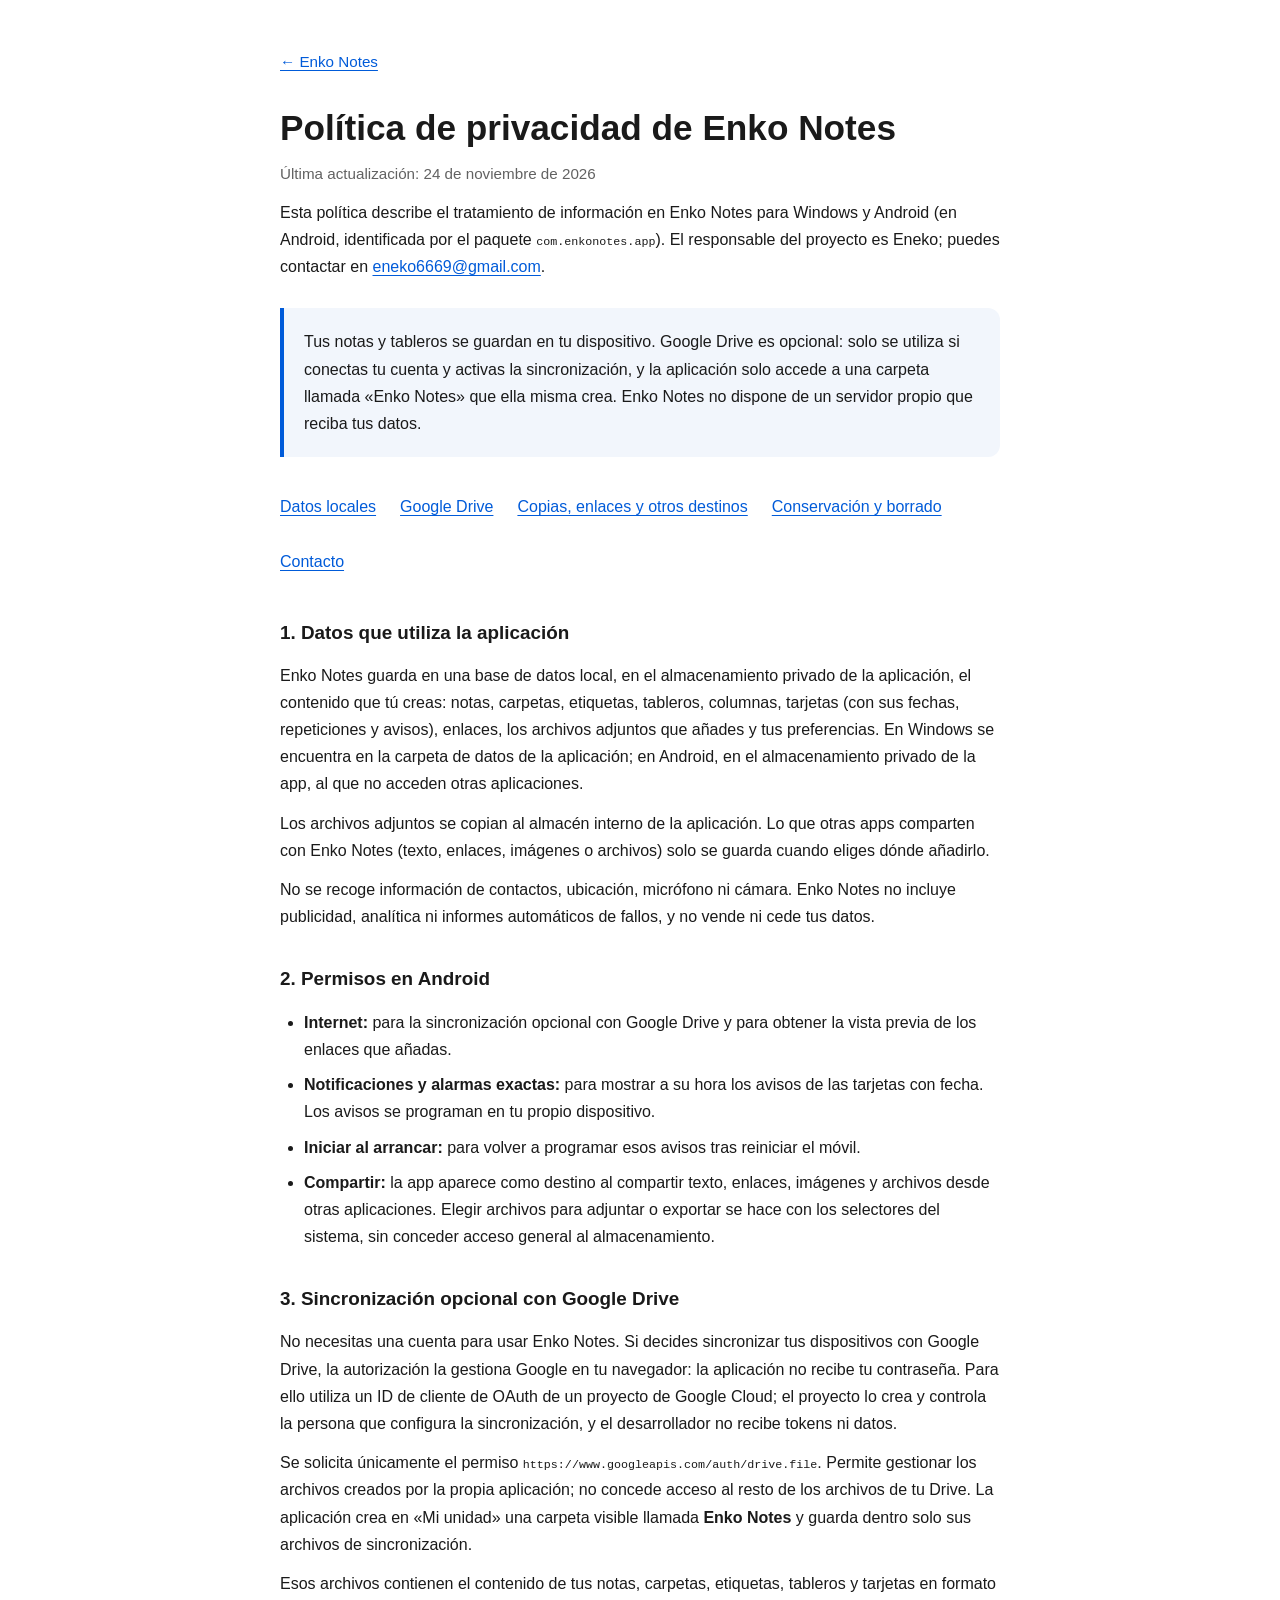
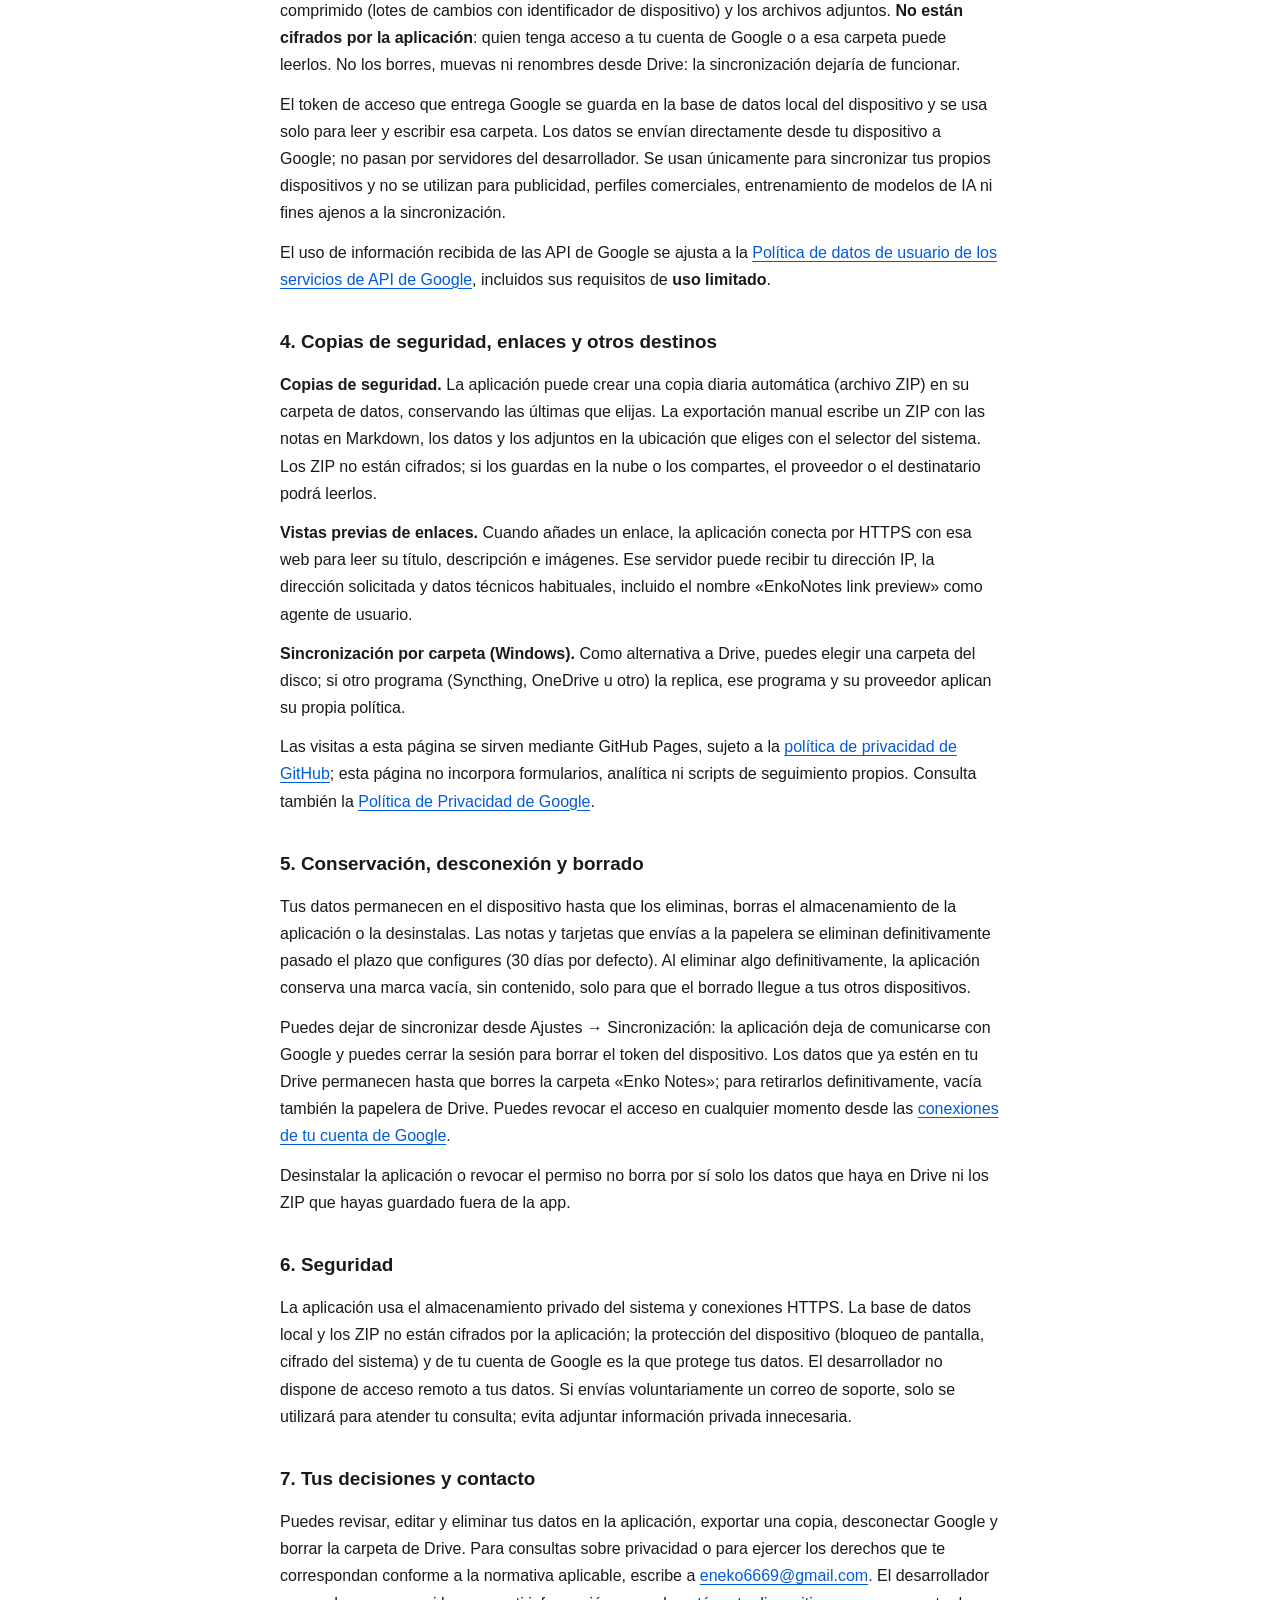
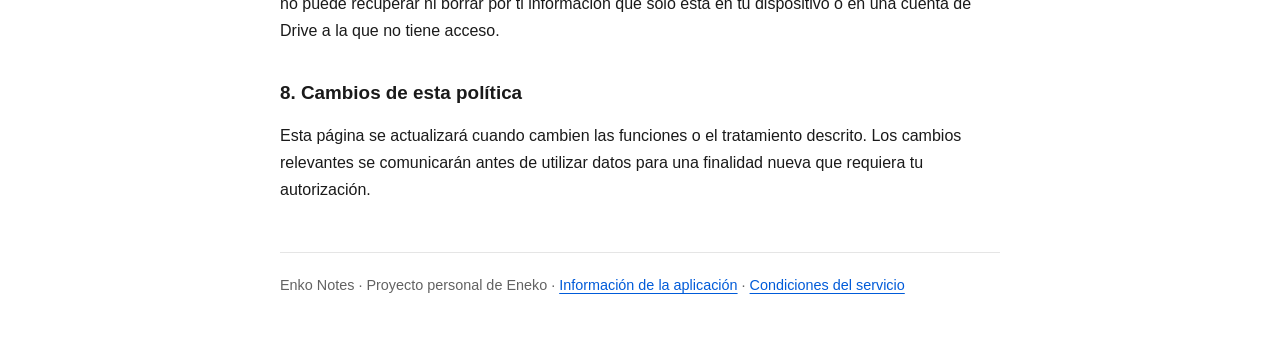
<file: EnkoNotes/privacidad.html>
<!doctype html>
<html lang="es">
<head>
<meta charset="utf-8"><meta name="viewport" content="width=device-width, initial-scale=1">
<title>Política de privacidad — Enko Notes</title>
<meta name="description" content="Cómo Enko Notes usa y almacena tus datos, cómo funciona la sincronización opcional con Google Drive y cómo desconectarla o borrar la información.">
<link rel="canonical" href="https://enekovf.github.io/EnkoNotes/privacidad.html">
<link rel="icon" type="image/png" href="icono-120.png"><link rel="stylesheet" href="styles.css">
</head>
<body><main>
<a class="back" href="index.html">← Enko Notes</a>
<header><h1>Política de privacidad de Enko Notes</h1><p class="updated">Última actualización: <time datetime="2026-11-24">24 de noviembre de 2026</time></p></header>
<p>Esta política describe el tratamiento de información en Enko Notes para Windows y Android (en Android, identificada por el paquete <code>com.enkonotes.app</code>). El responsable del proyecto es Eneko; puedes contactar en <a href="mailto:eneko6669@gmail.com">eneko6669@gmail.com</a>.</p>
<div class="summary"><p>Tus notas y tableros se guardan en tu dispositivo. Google Drive es opcional: solo se utiliza si conectas tu cuenta y activas la sincronización, y la aplicación solo accede a una carpeta llamada «Enko Notes» que ella misma crea. Enko Notes no dispone de un servidor propio que reciba tus datos.</p></div>
<nav aria-label="Contenido de la política"><ul><li><a href="#datos">Datos locales</a></li><li><a href="#drive">Google Drive</a></li><li><a href="#otros">Copias, enlaces y otros destinos</a></li><li><a href="#borrado">Conservación y borrado</a></li><li><a href="#contacto">Contacto</a></li></ul></nav>
<section id="datos"><h2>1. Datos que utiliza la aplicación</h2>
<p>Enko Notes guarda en una base de datos local, en el almacenamiento privado de la aplicación, el contenido que tú creas: notas, carpetas, etiquetas, tableros, columnas, tarjetas (con sus fechas, repeticiones y avisos), enlaces, los archivos adjuntos que añades y tus preferencias. En Windows se encuentra en la carpeta de datos de la aplicación; en Android, en el almacenamiento privado de la app, al que no acceden otras aplicaciones.</p>
<p>Los archivos adjuntos se copian al almacén interno de la aplicación. Lo que otras apps comparten con Enko Notes (texto, enlaces, imágenes o archivos) solo se guarda cuando eliges dónde añadirlo.</p>
<p>No se recoge información de contactos, ubicación, micrófono ni cámara. Enko Notes no incluye publicidad, analítica ni informes automáticos de fallos, y no vende ni cede tus datos.</p></section>
<section><h2>2. Permisos en Android</h2>
<ul>
<li><strong>Internet:</strong> para la sincronización opcional con Google Drive y para obtener la vista previa de los enlaces que añadas.</li>
<li><strong>Notificaciones y alarmas exactas:</strong> para mostrar a su hora los avisos de las tarjetas con fecha. Los avisos se programan en tu propio dispositivo.</li>
<li><strong>Iniciar al arrancar:</strong> para volver a programar esos avisos tras reiniciar el móvil.</li>
<li><strong>Compartir:</strong> la app aparece como destino al compartir texto, enlaces, imágenes y archivos desde otras aplicaciones. Elegir archivos para adjuntar o exportar se hace con los selectores del sistema, sin conceder acceso general al almacenamiento.</li>
</ul></section>
<section id="drive"><h2>3. Sincronización opcional con Google Drive</h2>
<p>No necesitas una cuenta para usar Enko Notes. Si decides sincronizar tus dispositivos con Google Drive, la autorización la gestiona Google en tu navegador: la aplicación no recibe tu contraseña. Para ello utiliza un ID de cliente de OAuth de un proyecto de Google Cloud; el proyecto lo crea y controla la persona que configura la sincronización, y el desarrollador no recibe tokens ni datos.</p>
<p>Se solicita únicamente el permiso <code>https://www.googleapis.com/auth/drive.file</code>. Permite gestionar los archivos creados por la propia aplicación; no concede acceso al resto de los archivos de tu Drive. La aplicación crea en «Mi unidad» una carpeta visible llamada <strong>Enko Notes</strong> y guarda dentro solo sus archivos de sincronización.</p>
<p>Esos archivos contienen el contenido de tus notas, carpetas, etiquetas, tableros y tarjetas en formato comprimido (lotes de cambios con identificador de dispositivo) y los archivos adjuntos. <strong>No están cifrados por la aplicación</strong>: quien tenga acceso a tu cuenta de Google o a esa carpeta puede leerlos. No los borres, muevas ni renombres desde Drive: la sincronización dejaría de funcionar.</p>
<p>El token de acceso que entrega Google se guarda en la base de datos local del dispositivo y se usa solo para leer y escribir esa carpeta. Los datos se envían directamente desde tu dispositivo a Google; no pasan por servidores del desarrollador. Se usan únicamente para sincronizar tus propios dispositivos y no se utilizan para publicidad, perfiles comerciales, entrenamiento de modelos de IA ni fines ajenos a la sincronización.</p>
<p>El uso de información recibida de las API de Google se ajusta a la <a href="https://developers.google.com/terms/api-services-user-data-policy">Política de datos de usuario de los servicios de API de Google</a>, incluidos sus requisitos de <strong>uso limitado</strong>.</p></section>
<section id="otros"><h2>4. Copias de seguridad, enlaces y otros destinos</h2>
<p><strong>Copias de seguridad.</strong> La aplicación puede crear una copia diaria automática (archivo ZIP) en su carpeta de datos, conservando las últimas que elijas. La exportación manual escribe un ZIP con las notas en Markdown, los datos y los adjuntos en la ubicación que eliges con el selector del sistema. Los ZIP no están cifrados; si los guardas en la nube o los compartes, el proveedor o el destinatario podrá leerlos.</p>
<p><strong>Vistas previas de enlaces.</strong> Cuando añades un enlace, la aplicación conecta por HTTPS con esa web para leer su título, descripción e imágenes. Ese servidor puede recibir tu dirección IP, la dirección solicitada y datos técnicos habituales, incluido el nombre «EnkoNotes link preview» como agente de usuario.</p>
<p><strong>Sincronización por carpeta (Windows).</strong> Como alternativa a Drive, puedes elegir una carpeta del disco; si otro programa (Syncthing, OneDrive u otro) la replica, ese programa y su proveedor aplican su propia política.</p>
<p>Las visitas a esta página se sirven mediante GitHub Pages, sujeto a la <a href="https://docs.github.com/es/site-policy/privacy-policies/github-general-privacy-statement">política de privacidad de GitHub</a>; esta página no incorpora formularios, analítica ni scripts de seguimiento propios. Consulta también la <a href="https://policies.google.com/privacy?hl=es">Política de Privacidad de Google</a>.</p></section>
<section id="borrado"><h2>5. Conservación, desconexión y borrado</h2>
<p>Tus datos permanecen en el dispositivo hasta que los eliminas, borras el almacenamiento de la aplicación o la desinstalas. Las notas y tarjetas que envías a la papelera se eliminan definitivamente pasado el plazo que configures (30 días por defecto). Al eliminar algo definitivamente, la aplicación conserva una marca vacía, sin contenido, solo para que el borrado llegue a tus otros dispositivos.</p>
<p>Puedes dejar de sincronizar desde Ajustes → Sincronización: la aplicación deja de comunicarse con Google y puedes cerrar la sesión para borrar el token del dispositivo. Los datos que ya estén en tu Drive permanecen hasta que borres la carpeta «Enko Notes»; para retirarlos definitivamente, vacía también la papelera de Drive. Puedes revocar el acceso en cualquier momento desde las <a href="https://myaccount.google.com/connections">conexiones de tu cuenta de Google</a>.</p>
<p>Desinstalar la aplicación o revocar el permiso no borra por sí solo los datos que haya en Drive ni los ZIP que hayas guardado fuera de la app.</p></section>
<section><h2>6. Seguridad</h2>
<p>La aplicación usa el almacenamiento privado del sistema y conexiones HTTPS. La base de datos local y los ZIP no están cifrados por la aplicación; la protección del dispositivo (bloqueo de pantalla, cifrado del sistema) y de tu cuenta de Google es la que protege tus datos. El desarrollador no dispone de acceso remoto a tus datos. Si envías voluntariamente un correo de soporte, solo se utilizará para atender tu consulta; evita adjuntar información privada innecesaria.</p></section>
<section id="contacto"><h2>7. Tus decisiones y contacto</h2>
<p>Puedes revisar, editar y eliminar tus datos en la aplicación, exportar una copia, desconectar Google y borrar la carpeta de Drive. Para consultas sobre privacidad o para ejercer los derechos que te correspondan conforme a la normativa aplicable, escribe a <a href="mailto:eneko6669@gmail.com">eneko6669@gmail.com</a>. El desarrollador no puede recuperar ni borrar por ti información que solo está en tu dispositivo o en una cuenta de Drive a la que no tiene acceso.</p></section>
<section><h2>8. Cambios de esta política</h2><p>Esta página se actualizará cuando cambien las funciones o el tratamiento descrito. Los cambios relevantes se comunicarán antes de utilizar datos para una finalidad nueva que requiera tu autorización.</p></section>
<footer>Enko Notes · Proyecto personal de Eneko · <a href="index.html">Información de la aplicación</a> · <a href="condiciones.html">Condiciones del servicio</a></footer>
</main></body></html>
</file>
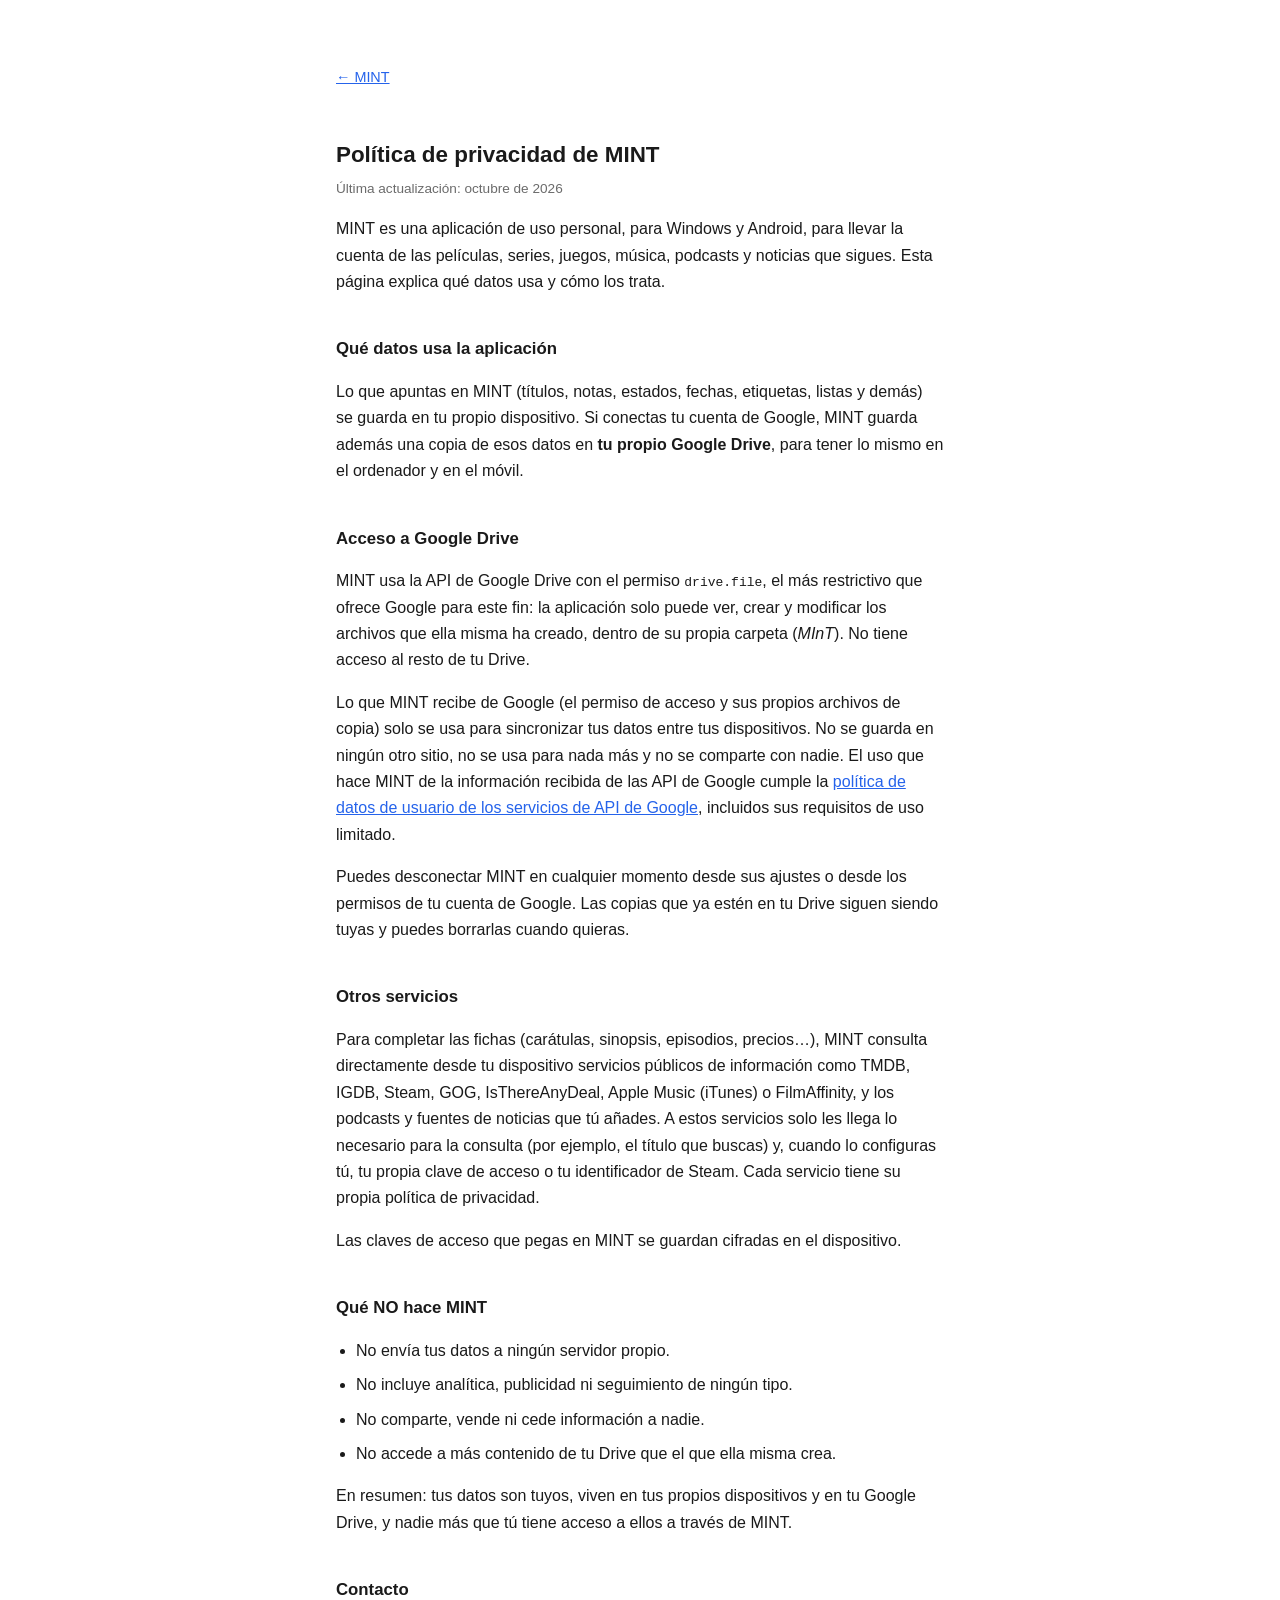
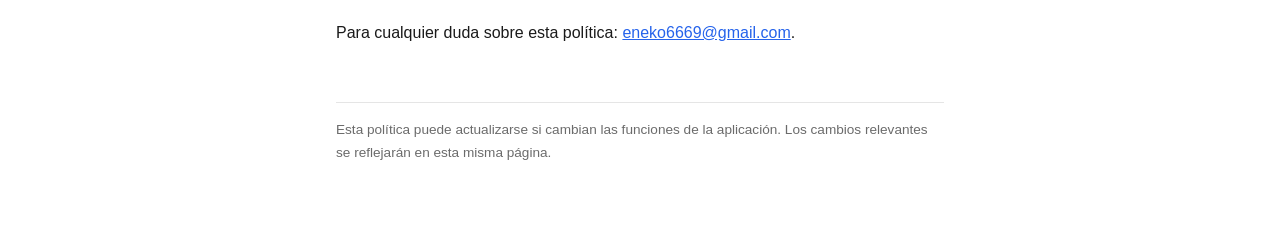
<file: mint/privacidad.html>
<!DOCTYPE html>
<html lang="es">
<head>
<meta charset="UTF-8">
<meta name="viewport" content="width=device-width, initial-scale=1.0">
<title>Política de privacidad — MINT</title>
<link rel="icon" href="icono.png">
<style>
  :root {
    color-scheme: light dark;
    --bg: #ffffff;
    --fg: #1a1a1a;
    --muted: #6b6b6b;
    --accent: #2563eb;
    --border: #e5e5e5;
  }
  @media (prefers-color-scheme: dark) {
    :root {
      --bg: #14161a;
      --fg: #f0f0f0;
      --muted: #9a9a9a;
      --accent: #6ea8fe;
      --border: #2a2d33;
    }
  }
  * { box-sizing: border-box; }
  body {
    margin: 0;
    background: var(--bg);
    color: var(--fg);
    font-family: -apple-system, BlinkMacSystemFont, "Segoe UI", Roboto, Helvetica, Arial, sans-serif;
    line-height: 1.65;
  }
  main {
    max-width: 640px;
    margin: 0 auto;
    padding: 64px 16px;
  }
  a {
    color: var(--accent);
  }
  h1 {
    font-size: 1.4rem;
    margin-bottom: 4px;
  }
  p.updated {
    color: var(--muted);
    font-size: 0.85rem;
    margin-top: 0;
  }
  h2 {
    font-size: 1.05rem;
    margin-top: 40px;
  }
  ul {
    padding-left: 20px;
  }
  li {
    margin-bottom: 8px;
  }
  footer {
    margin-top: 56px;
    padding-top: 16px;
    border-top: 1px solid var(--border);
    color: var(--muted);
    font-size: 0.85rem;
  }
  .back {
    display: inline-block;
    margin-bottom: 32px;
    font-size: 0.9rem;
  }
</style>
</head>
<body>
<main>
  <a class="back" href="index.html">&larr; MINT</a>

  <h1>Política de privacidad de MINT</h1>
  <p class="updated">Última actualización: octubre de 2026</p>

  <p>
    MINT es una aplicación de uso personal, para Windows y Android, para llevar la cuenta de las
    películas, series, juegos, música, podcasts y noticias que sigues. Esta página explica qué datos
    usa y cómo los trata.
  </p>

  <h2>Qué datos usa la aplicación</h2>
  <p>
    Lo que apuntas en MINT (títulos, notas, estados, fechas, etiquetas, listas y demás) se guarda en
    tu propio dispositivo. Si conectas tu cuenta de Google, MINT guarda además una copia de esos datos
    en <strong>tu propio Google Drive</strong>, para tener lo mismo en el ordenador y en el móvil.
  </p>

  <h2>Acceso a Google Drive</h2>
  <p>
    MINT usa la API de Google Drive con el permiso <code>drive.file</code>, el más restrictivo que
    ofrece Google para este fin: la aplicación solo puede ver, crear y modificar los archivos que ella
    misma ha creado, dentro de su propia carpeta (<em>MInT</em>). No tiene acceso al resto de tu Drive.
  </p>
  <p>
    Lo que MINT recibe de Google (el permiso de acceso y sus propios archivos de copia) solo se usa
    para sincronizar tus datos entre tus dispositivos. No se guarda en ningún otro sitio, no se usa
    para nada más y no se comparte con nadie. El uso que hace MINT de la información recibida de las
    API de Google cumple la
    <a href="https://developers.google.com/terms/api-services-user-data-policy">política de datos de
    usuario de los servicios de API de Google</a>, incluidos sus requisitos de uso limitado.
  </p>
  <p>
    Puedes desconectar MINT en cualquier momento desde sus ajustes o desde los permisos de tu cuenta de
    Google. Las copias que ya estén en tu Drive siguen siendo tuyas y puedes borrarlas cuando quieras.
  </p>

  <h2>Otros servicios</h2>
  <p>
    Para completar las fichas (carátulas, sinopsis, episodios, precios…), MINT consulta directamente
    desde tu dispositivo servicios públicos de información como TMDB, IGDB, Steam, GOG,
    IsThereAnyDeal, Apple Music (iTunes) o FilmAffinity, y los podcasts y fuentes de noticias que tú
    añades. A estos servicios solo les llega lo necesario para la consulta (por ejemplo, el título que
    buscas) y, cuando lo configuras tú, tu propia clave de acceso o tu identificador de Steam. Cada
    servicio tiene su propia política de privacidad.
  </p>
  <p>
    Las claves de acceso que pegas en MINT se guardan cifradas en el dispositivo.
  </p>

  <h2>Qué NO hace MINT</h2>
  <ul>
    <li>No envía tus datos a ningún servidor propio.</li>
    <li>No incluye analítica, publicidad ni seguimiento de ningún tipo.</li>
    <li>No comparte, vende ni cede información a nadie.</li>
    <li>No accede a más contenido de tu Drive que el que ella misma crea.</li>
  </ul>
  <p>
    En resumen: tus datos son tuyos, viven en tus propios dispositivos y en tu Google Drive, y nadie
    más que tú tiene acceso a ellos a través de MINT.
  </p>

  <h2>Contacto</h2>
  <p>
    Para cualquier duda sobre esta política: <a href="mailto:eneko6669@gmail.com">eneko6669@gmail.com</a>.
  </p>

  <footer>
    Esta política puede actualizarse si cambian las funciones de la aplicación.
    Los cambios relevantes se reflejarán en esta misma página.
  </footer>
</main>
</body>
</html>
</file>
<file: EnkoLauncher/styles.css>
:root{color-scheme:light dark;--bg:#fff;--fg:#1a1a1a;--muted:#626262;--accent:#005bd9;--border:#e5e5e5;--soft:#f2f6fc}
@media(prefers-color-scheme:dark){:root{--bg:#14161a;--fg:#f0f0f0;--muted:#b1b1b1;--accent:#85b7ff;--border:#34383e;--soft:#1e2530}}
*{box-sizing:border-box}html{scroll-behavior:smooth}body{margin:0;background:var(--bg);color:var(--fg);font-family:-apple-system,BlinkMacSystemFont,"Segoe UI",Roboto,Helvetica,Arial,sans-serif;line-height:1.7}main{max-width:760px;margin:auto;padding:48px 20px 64px}a{color:var(--accent);text-underline-offset:3px}a:focus-visible{outline:3px solid var(--accent);outline-offset:4px}h1{font-size:clamp(1.65rem,5vw,2.2rem);line-height:1.2;margin:0 0 12px}h2{font-size:1.18rem;line-height:1.4;margin-top:36px}p{margin:12px 0}li{margin:8px 0}ul{padding-left:24px}.back{display:inline-block;margin-bottom:32px;font-size:.95rem}.brand{display:flex;gap:18px;align-items:center;margin-bottom:28px}.brand img{width:72px;height:72px;border-radius:16px;flex-shrink:0}.brand p{margin:0;color:var(--muted)}.updated,.muted{color:var(--muted);font-size:.95rem}.summary{background:var(--soft);border-left:4px solid var(--accent);padding:16px 20px;border-radius:0 12px 12px 0;margin:28px 0}.summary p{margin:4px 0}code{overflow-wrap:anywhere;font-size:.9em}footer{margin-top:48px;padding-top:20px;border-top:1px solid var(--border);font-size:.9rem;color:var(--muted)}nav ul{display:flex;gap:12px 24px;flex-wrap:wrap;list-style:none;padding:0}section{scroll-margin-top:24px}address{font-style:normal}.download{display:inline-block;padding:10px 0;margin-right:20px}
@media(max-width:400px){main{padding-top:28px}.brand{align-items:flex-start;gap:12px}.brand img{width:56px;height:56px}.summary{padding:12px 16px}}
</file>
<file: EnkoNotes/styles.css>
:root{color-scheme:light dark;--bg:#fff;--fg:#1a1a1a;--muted:#626262;--accent:#005bd9;--border:#e5e5e5;--soft:#f2f6fc}
@media(prefers-color-scheme:dark){:root{--bg:#14161a;--fg:#f0f0f0;--muted:#b1b1b1;--accent:#85b7ff;--border:#34383e;--soft:#1e2530}}
*{box-sizing:border-box}html{scroll-behavior:smooth}body{margin:0;background:var(--bg);color:var(--fg);font-family:-apple-system,BlinkMacSystemFont,"Segoe UI",Roboto,Helvetica,Arial,sans-serif;line-height:1.7}main{max-width:760px;margin:auto;padding:48px 20px 64px}a{color:var(--accent);text-underline-offset:3px}a:focus-visible{outline:3px solid var(--accent);outline-offset:4px}h1{font-size:clamp(1.65rem,5vw,2.2rem);line-height:1.2;margin:0 0 12px}h2{font-size:1.18rem;line-height:1.4;margin-top:36px}p{margin:12px 0}li{margin:8px 0}ul{padding-left:24px}.back{display:inline-block;margin-bottom:32px;font-size:.95rem}.brand{display:flex;gap:18px;align-items:center;margin-bottom:28px}.brand img{width:72px;height:72px;border-radius:16px;flex-shrink:0}.brand p{margin:0;color:var(--muted)}.updated,.muted{color:var(--muted);font-size:.95rem}.summary{background:var(--soft);border-left:4px solid var(--accent);padding:16px 20px;border-radius:0 12px 12px 0;margin:28px 0}.summary p{margin:4px 0}code{overflow-wrap:anywhere;font-size:.9em}footer{margin-top:48px;padding-top:20px;border-top:1px solid var(--border);font-size:.9rem;color:var(--muted)}nav ul{display:flex;gap:12px 24px;flex-wrap:wrap;list-style:none;padding:0}section{scroll-margin-top:24px}address{font-style:normal}.download{display:inline-block;padding:10px 0;margin-right:20px}
@media(max-width:400px){main{padding-top:28px}.brand{align-items:flex-start;gap:12px}.brand img{width:56px;height:56px}.summary{padding:12px 16px}}
</file>
